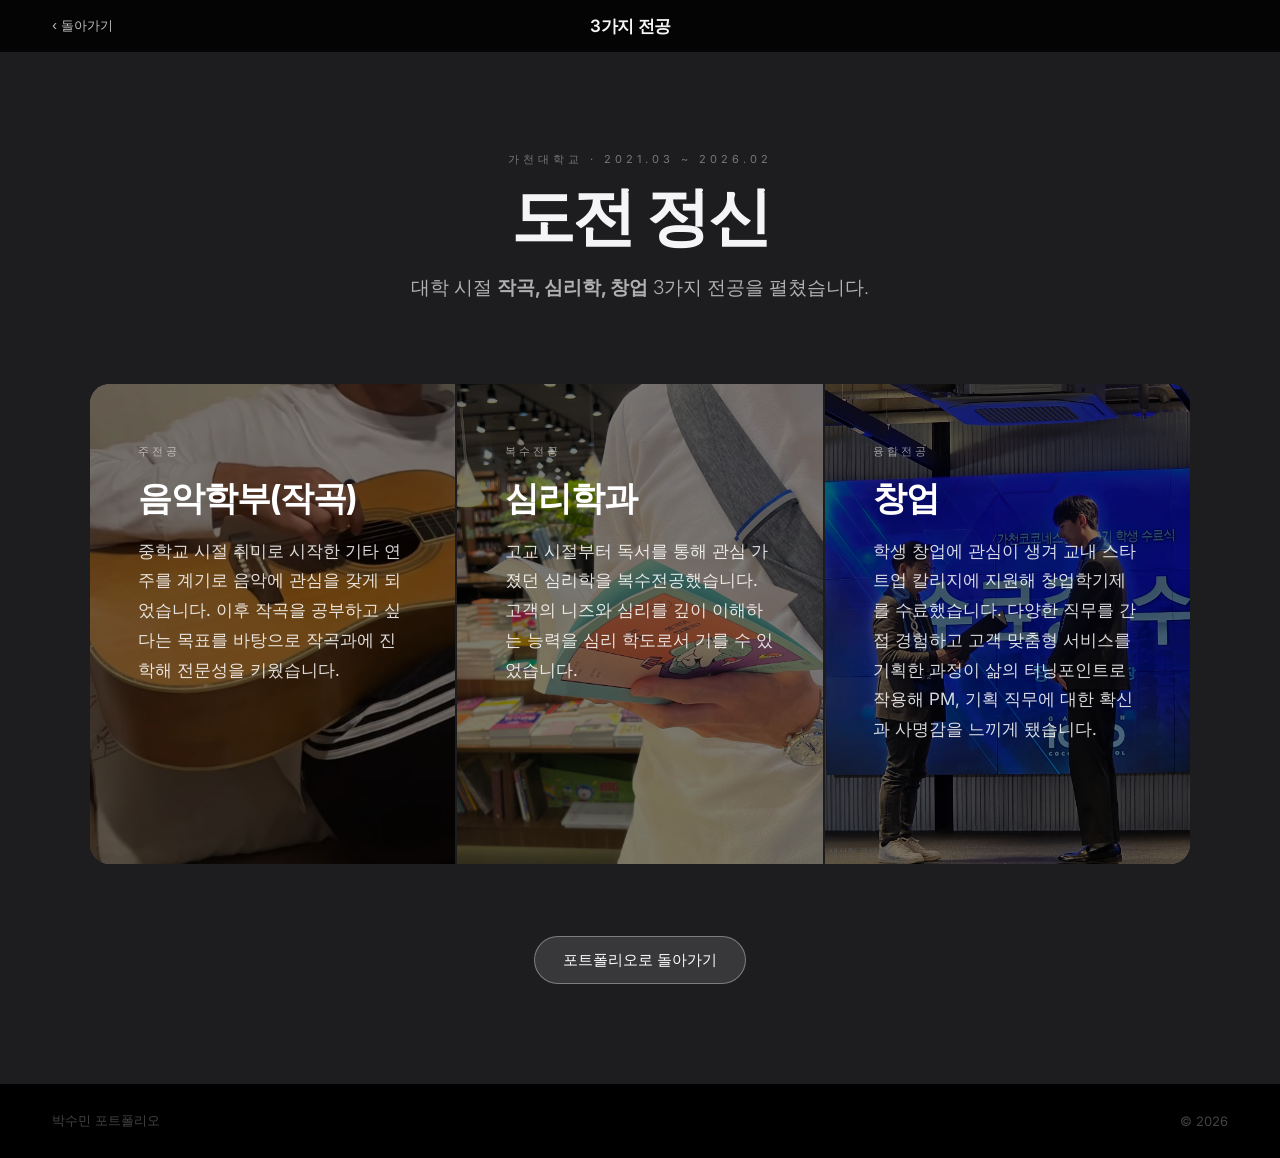
<file: project/3가지 전공.dc.html>
<!DOCTYPE html>
<html lang="ko">
<head>
<meta charset="utf-8">
<meta name="viewport" content="width=device-width, initial-scale=1">
<title>3가지 전공 · 박수민</title>
<link rel="preconnect" href="https://fonts.googleapis.com">
<link rel="preconnect" href="https://fonts.gstatic.com" crossorigin>
<link href="https://fonts.googleapis.com/css2?family=Inter:wght@300;400;600;700&display=swap" rel="stylesheet">
<style>
  *, *::before, *::after { box-sizing: border-box; }
  @keyframes fadeUp { from { opacity: 0; transform: translateY(24px); } to { opacity: 1; transform: translateY(0); } }
  html { scroll-behavior: smooth; }
  body { margin: 0; background: #1d1d1f; -webkit-font-smoothing: antialiased; font-family: 'Inter', -apple-system, BlinkMacSystemFont, sans-serif; }

  .nav { position: sticky; top: 0; z-index: 100; height: 52px; background: rgba(0,0,0,0.86); backdrop-filter: saturate(180%) blur(20px); -webkit-backdrop-filter: saturate(180%) blur(20px); display: flex; align-items: center; justify-content: space-between; padding: 0 52px; }
  .nav-back { color: rgba(245,245,247,0.78); font-size: 13px; text-decoration: none; transition: color 0.2s; }
  .nav-back:hover { color: #f5f5f7; }
  .nav-title { color: #f5f5f7; font-size: 17px; font-weight: 600; letter-spacing: -0.3px; }

  .main { padding: 100px 52px; animation: fadeUp 0.8s ease both; }
  .inner { max-width: 1100px; margin: 0 auto; }

  .hero-text { text-align: center; margin-bottom: 80px; }
  .hero-eyebrow { margin: 0 0 18px; font-size: 11px; color: rgba(255,255,255,0.4); letter-spacing: 4px; text-transform: uppercase; }
  .hero-title { margin: 0 0 24px; font-size: 64px; font-weight: 700; color: #f5f5f7; letter-spacing: -2.2px; line-height: 0.97; }
  .hero-desc { margin: 0 auto; font-size: 19px; font-weight: 300; color: rgba(255,255,255,0.65); line-height: 1.75; max-width: 520px; }

  .cards-grid { display: grid; grid-template-columns: repeat(3, 1fr); gap: 2px; border-radius: 20px; overflow: hidden; }
  .major-card { position: relative; overflow: hidden; min-height: 480px; }
  .major-card-bg { position: absolute; inset: 0; width: 100%; height: 100%; object-fit: cover; object-position: center; }
  .major-card-overlay { position: absolute; inset: 0; background: rgba(0,0,0,0.52); }
  .major-card-content { position: relative; z-index: 2; padding: 60px 48px; display: flex; flex-direction: column; gap: 20px; height: 100%; }
  .major-label { margin: 0; font-size: 11px; color: rgba(255,255,255,0.55); letter-spacing: 3px; text-transform: uppercase; }
  .major-title { margin: 0; font-size: 34px; font-weight: 700; color: #fff; letter-spacing: -1px; line-height: 1.1; }
  .major-desc { margin: 0; font-size: 17px; color: rgba(255,255,255,0.85); line-height: 1.75; }

  .back-wrap { text-align: center; margin-top: 72px; }
  .back-btn { display: inline-flex; align-items: center; gap: 4px; color: #fff; border-radius: 9999px; padding: 13px 28px; font-size: 15px; font-weight: 400; text-decoration: none; background: rgba(255,255,255,0.12); border: 1px solid rgba(255,255,255,0.35); transition: background 0.2s, color 0.2s; }
  .back-btn:hover { background: #fff; color: #000; }

  .footer { background: #000; padding: 28px 52px; display: flex; justify-content: space-between; align-items: center; flex-wrap: wrap; gap: 12px; }
  .footer-text { font-size: 13px; color: #424245; }

  @media (max-width: 768px) {
    .nav { padding: 0 20px; }
    .main { padding: 60px 20px; }
    .hero-title { font-size: 44px; letter-spacing: -1.5px; }
    .hero-text { margin-bottom: 48px; }
    .cards-grid { grid-template-columns: 1fr; }
    .major-card { min-height: 360px; }
    .major-card-content { padding: 40px 32px; }
    .major-title { font-size: 28px; }
    .footer { padding: 20px; }
  }
</style>
</head>
<body>

<nav class="nav">
  <a href="박수민 포트폴리오.dc.html" class="nav-back">‹ 돌아가기</a>
  <span class="nav-title">3가지 전공</span>
  <div style="width:80px;"></div>
</nav>

<section class="main">
  <div class="inner">

    <div class="hero-text">
      <p class="hero-eyebrow">가천대학교 · 2021.03 ~ 2026.02</p>
      <h1 class="hero-title">도전 정신</h1>
      <p class="hero-desc">대학 시절 <b>작곡, 심리학, 창업</b> 3가지 전공을 펼쳤습니다.</p>
    </div>

    <div class="cards-grid">

      <div class="major-card">
        <img src="kakaotalk_20260624_214551003-mqs2j9vv.jpg" alt="" class="major-card-bg">
        <div class="major-card-overlay"></div>
        <div class="major-card-content">
          <p class="major-label">주전공</p>
          <h2 class="major-title">음악학부(작곡)</h2>
          <p class="major-desc">중학교 시절 취미로 시작한 기타 연주를 계기로 음악에 관심을 갖게 되었습니다. 이후 작곡을 공부하고 싶다는 목표를 바탕으로 작곡과에 진학해 전문성을 키웠습니다.</p>
        </div>
      </div>

      <div class="major-card">
        <img src="kakaotalk_20260624_214324769-mqs2jvl1.jpg" alt="" class="major-card-bg">
        <div class="major-card-overlay"></div>
        <div class="major-card-content">
          <p class="major-label">복수전공</p>
          <h2 class="major-title">심리학과</h2>
          <p class="major-desc">고교 시절부터 독서를 통해 관심 가졌던 심리학을 복수전공했습니다. 고객의 니즈와 심리를 깊이 이해하는 능력을 심리 학도로서 기를 수 있었습니다.</p>
        </div>
      </div>

      <div class="major-card">
        <img src="kakaotalk_20260624_213426879-mqs2k34f.jpg" alt="" class="major-card-bg">
        <div class="major-card-overlay"></div>
        <div class="major-card-content">
          <p class="major-label">융합전공</p>
          <h2 class="major-title">창업</h2>
          <p class="major-desc">학생 창업에 관심이 생겨 교내 스타트업 칼리지에 지원해 창업학기제를 수료했습니다. 다양한 직무를 간접 경험하고 고객 맞춤형 서비스를 기획한 과정이 삶의 터닝포인트로 작용해 PM, 기획 직무에 대한 확신과 사명감을 느끼게 됐습니다.</p>
        </div>
      </div>

    </div>

    <div class="back-wrap">
      <a href="박수민 포트폴리오.dc.html" class="back-btn">포트폴리오로 돌아가기</a>
    </div>

  </div>
</section>

<footer class="footer">
  <span class="footer-text">박수민 포트폴리오</span>
  <span class="footer-text">© 2026</span>
</footer>

</body>
</html>
</file>
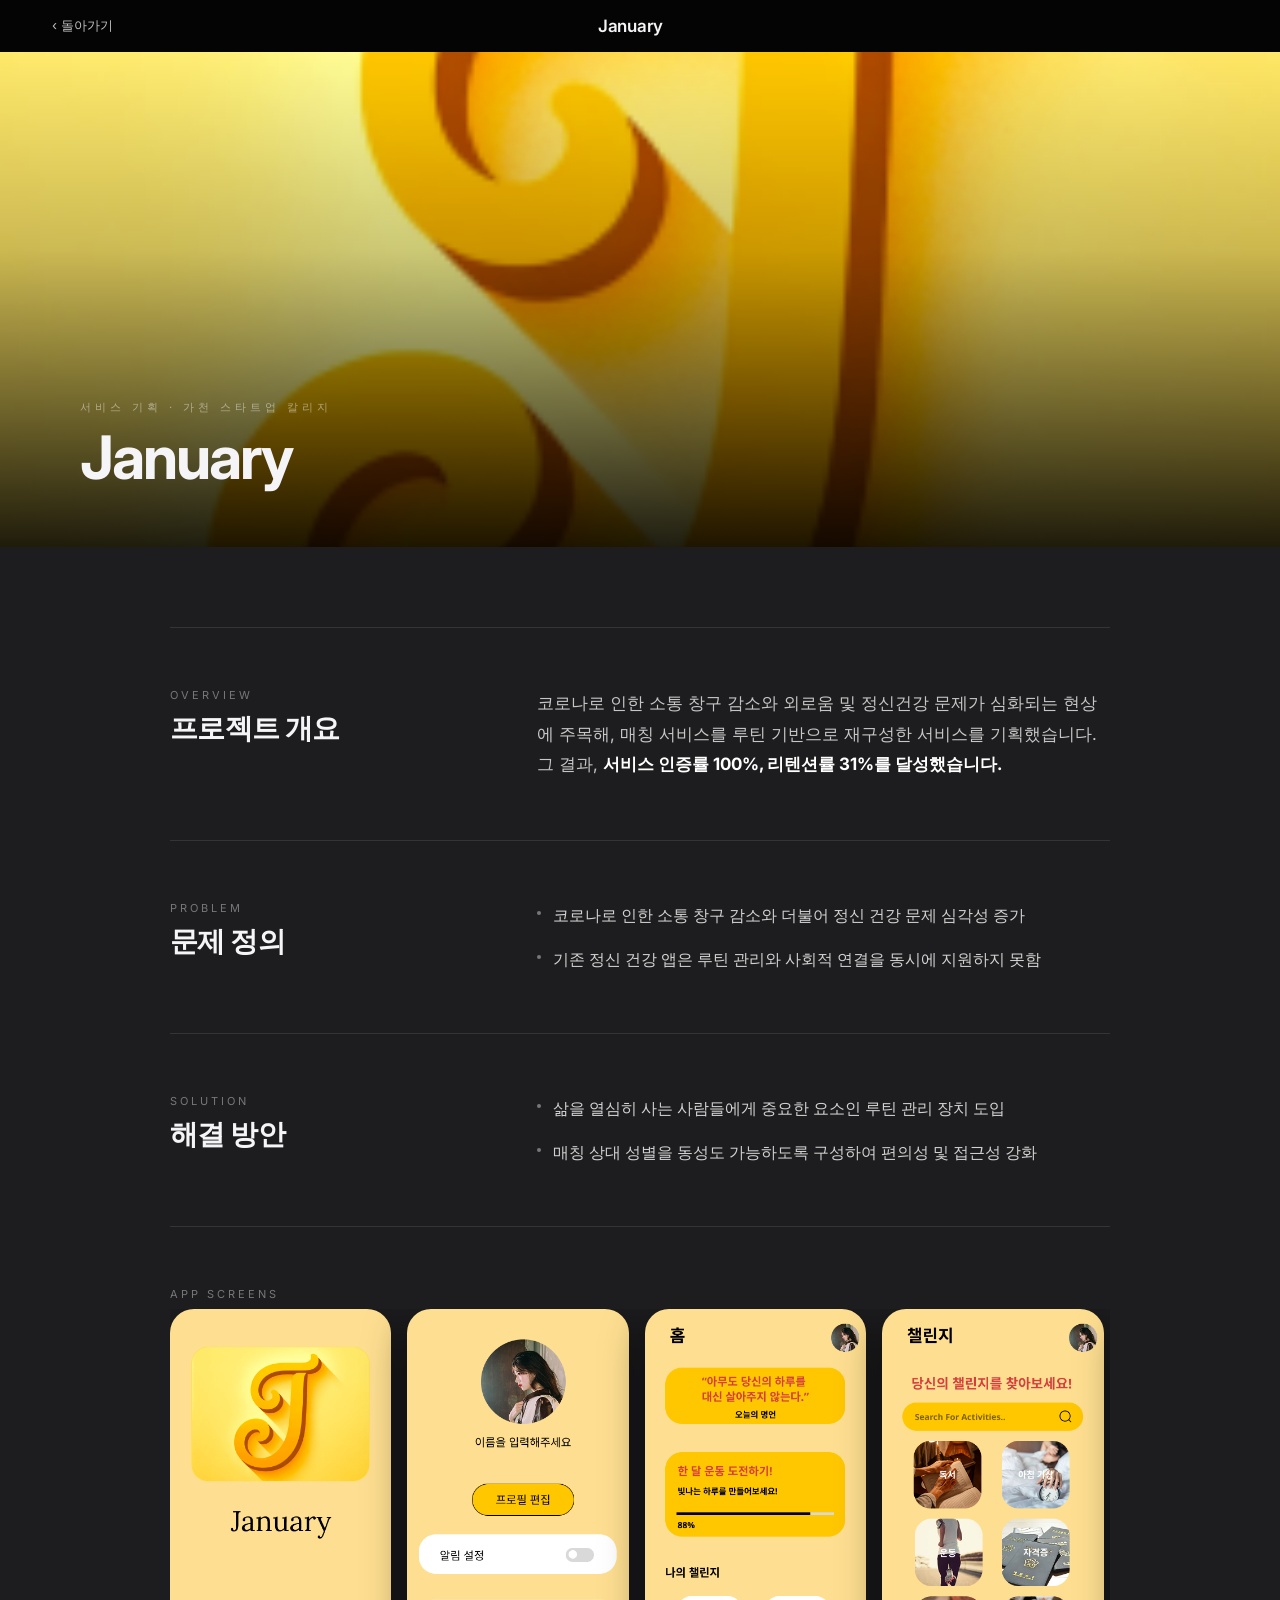
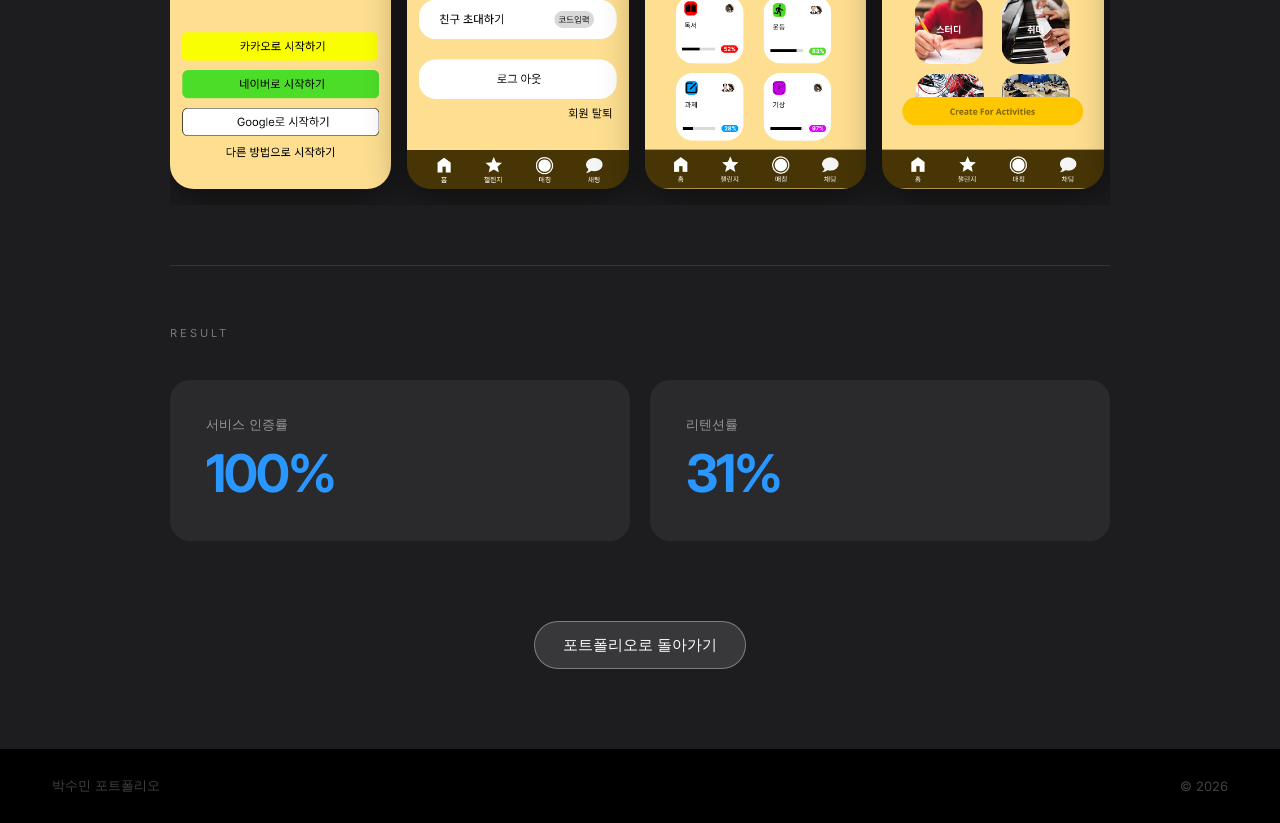
<file: project/January.dc.html>
<!DOCTYPE html>
<html lang="ko">
<head>
<meta charset="utf-8">
<meta name="viewport" content="width=device-width, initial-scale=1">
<title>January · 박수민</title>
<link rel="preconnect" href="https://fonts.googleapis.com">
<link rel="preconnect" href="https://fonts.gstatic.com" crossorigin>
<link href="https://fonts.googleapis.com/css2?family=Inter:wght@300;400;600;700&display=swap" rel="stylesheet">
<style>
  *, *::before, *::after { box-sizing: border-box; }
  @keyframes fadeUp { from { opacity: 0; transform: translateY(24px); } to { opacity: 1; transform: translateY(0); } }
  html { scroll-behavior: smooth; }
  body { margin: 0; background: #1d1d1f; -webkit-font-smoothing: antialiased; font-family: 'Inter', -apple-system, BlinkMacSystemFont, sans-serif; }

  .nav { position: sticky; top: 0; z-index: 100; height: 52px; background: rgba(0,0,0,0.86); backdrop-filter: saturate(180%) blur(20px); -webkit-backdrop-filter: saturate(180%) blur(20px); display: flex; align-items: center; justify-content: space-between; padding: 0 52px; }
  .nav-back { color: rgba(245,245,247,0.78); font-size: 13px; text-decoration: none; transition: color 0.2s; }
  .nav-back:hover { color: #f5f5f7; }
  .nav-title { color: #f5f5f7; font-size: 17px; font-weight: 600; letter-spacing: -0.3px; }

  .hero { position: relative; height: 55vh; overflow: hidden; display: flex; align-items: flex-end; }
  .hero-img { position: absolute; inset: 0; width: 100%; height: 100%; object-fit: cover; object-position: center; }
  .hero-gradient { position: absolute; inset: 0; background: linear-gradient(to top, rgba(0,0,0,0.88) 0%, rgba(0,0,0,0.2) 60%, rgba(0,0,0,0) 100%); }
  .hero-text { position: relative; z-index: 2; padding: 60px 80px; animation: fadeUp 0.8s ease both; }
  .hero-eyebrow { margin: 0 0 12px; font-size: 11px; color: rgba(255,255,255,0.45); letter-spacing: 4px; text-transform: uppercase; }
  .hero-title { margin: 0; font-size: 60px; font-weight: 700; color: #f5f5f7; letter-spacing: -2px; line-height: 1; }

  .content { padding: 80px; max-width: 1100px; margin: 0 auto; animation: fadeUp 0.8s ease 0.1s both; }

  .section-row { display: grid; grid-template-columns: 1fr 2fr; gap: 80px; border-top: 1px solid rgba(255,255,255,0.1); padding-top: 60px; margin-bottom: 60px; }
  .section-label { margin: 0 0 8px; font-size: 11px; color: rgba(255,255,255,0.4); letter-spacing: 3px; text-transform: uppercase; }
  .section-heading { margin: 0; font-size: 28px; font-weight: 700; color: #f5f5f7; letter-spacing: -0.6px; }
  .body-text { margin: 0; font-size: 17px; color: rgba(255,255,255,0.75); line-height: 1.8; }

  .bullets { display: flex; flex-direction: column; gap: 16px; }
  .bullet { display: flex; gap: 12px; align-items: flex-start; }
  .bullet-dot { flex: none; width: 4px; height: 4px; border-radius: 50%; background: rgba(255,255,255,0.4); margin-top: 10px; }
  .bullet-text { font-size: 16px; color: rgba(255,255,255,0.8); line-height: 1.75; }

  .screens-section { border-top: 1px solid rgba(255,255,255,0.1); padding-top: 60px; margin-bottom: 60px; }
  .screens-scroll { display: flex; gap: 16px; overflow-x: auto; padding-bottom: 16px; scrollbar-width: none; }
  .screens-scroll::-webkit-scrollbar { display: none; }
  .screen-img { flex: none; height: 480px; width: auto; border-radius: 24px; box-shadow: 0 12px 40px rgba(0,0,0,0.5); }

  .result-section { border-top: 1px solid rgba(255,255,255,0.1); padding-top: 60px; margin-bottom: 80px; }
  .result-grid { display: grid; grid-template-columns: repeat(2, 1fr); gap: 20px; margin-top: 40px; }
  .result-card { background: #2a2a2c; border-radius: 20px; padding: 36px; }
  .result-label { margin: 0 0 8px; font-size: 13px; color: rgba(255,255,255,0.5); }
  .result-value { margin: 0; font-size: 52px; font-weight: 700; color: #2997ff; letter-spacing: -2px; }

  .back-wrap { text-align: center; }
  .back-btn { display: inline-flex; align-items: center; gap: 4px; color: #fff; border-radius: 9999px; padding: 13px 28px; font-size: 15px; font-weight: 400; text-decoration: none; background: rgba(255,255,255,0.12); border: 1px solid rgba(255,255,255,0.35); transition: background 0.2s, color 0.2s; }
  .back-btn:hover { background: #fff; color: #000; }

  .footer { background: #000; padding: 28px 52px; display: flex; justify-content: space-between; align-items: center; }
  .footer-text { font-size: 13px; color: #424245; }

  @media (max-width: 768px) {
    .nav { padding: 0 20px; }
    .hero { height: 45vh; }
    .hero-text { padding: 40px 24px; }
    .hero-title { font-size: 44px; letter-spacing: -1.5px; }
    .content { padding: 44px 20px 80px; }
    .section-row { grid-template-columns: 1fr; gap: 24px; padding-top: 40px; margin-bottom: 40px; }
    .section-heading { font-size: 22px; }
    .screen-img { height: 320px; }
    .result-value { font-size: 40px; }
    .footer { padding: 20px; }
  }
</style>
</head>
<body>

<nav class="nav">
  <a href="박수민 포트폴리오.dc.html" class="nav-back">‹ 돌아가기</a>
  <span class="nav-title">January</span>
  <div style="width:80px;"></div>
</nav>

<section class="hero">
  <img src="uploads/January.png" alt="" class="hero-img">
  <div class="hero-gradient"></div>
  <div class="hero-text">
    <p class="hero-eyebrow">서비스 기획 · 가천 스타트업 칼리지</p>
    <h1 class="hero-title">January</h1>
  </div>
</section>

<section class="content">

  <div class="section-row">
    <div>
      <p class="section-label">Overview</p>
      <h2 class="section-heading">프로젝트 개요</h2>
    </div>
    <div>
      <p class="body-text">코로나로 인한 소통 창구 감소와 외로움 및 정신건강 문제가 심화되는 현상에 주목해, 매칭 서비스를 루틴 기반으로 재구성한 서비스를 기획했습니다. 그 결과, <strong style="color:#fff;">서비스 인증률 100%, 리텐션률 31%를 달성했습니다.</strong></p>
    </div>
  </div>

  <div class="section-row">
    <div>
      <p class="section-label">Problem</p>
      <h2 class="section-heading">문제 정의</h2>
    </div>
    <div class="bullets">
      <div class="bullet"><span class="bullet-dot"></span><span class="bullet-text">코로나로 인한 소통 창구 감소와 더불어 정신 건강 문제 심각성 증가</span></div>
      <div class="bullet"><span class="bullet-dot"></span><span class="bullet-text">기존 정신 건강 앱은 루틴 관리와 사회적 연결을 동시에 지원하지 못함</span></div>
    </div>
  </div>

  <div class="section-row">
    <div>
      <p class="section-label">Solution</p>
      <h2 class="section-heading">해결 방안</h2>
    </div>
    <div class="bullets">
      <div class="bullet"><span class="bullet-dot"></span><span class="bullet-text">삶을 열심히 사는 사람들에게 중요한 요소인 루틴 관리 장치 도입</span></div>
      <div class="bullet"><span class="bullet-dot"></span><span class="bullet-text">매칭 상대 성별을 동성도 가능하도록 구성하여 편의성 및 접근성 강화</span></div>
    </div>
  </div>

  <div class="screens-section">
    <p class="section-label">App Screens</p>
    <div class="screens-scroll">
      <img src="uploads/iPhone 14 & 15 Pro - 1-3fb250b0.png" alt="" class="screen-img">
      <img src="uploads/iPhone 14 & 15 Pro - 2-acde4e38.png" alt="" class="screen-img">
      <img src="uploads/iPhone 14 & 15 Pro - 3-a3c9c812.png" alt="" class="screen-img">
      <img src="uploads/iPhone 14 & 15 Pro - 4-8cbb65d2.png" alt="" class="screen-img">
      <img src="uploads/iPhone 14 & 15 Pro - 5-b49bf358.png" alt="" class="screen-img">
      <img src="uploads/iPhone 14 & 15 Pro - 6-17f83e7b.png" alt="" class="screen-img">
    </div>
  </div>

  <div class="result-section">
    <p class="section-label">Result</p>
    <div class="result-grid">
      <div class="result-card">
        <p class="result-label">서비스 인증률</p>
        <p class="result-value">100%</p>
      </div>
      <div class="result-card">
        <p class="result-label">리텐션률</p>
        <p class="result-value">31%</p>
      </div>
    </div>
  </div>

  <div class="back-wrap">
    <a href="박수민 포트폴리오.dc.html" class="back-btn">포트폴리오로 돌아가기</a>
  </div>

</section>

<footer class="footer">
  <span class="footer-text">박수민 포트폴리오</span>
  <span class="footer-text">© 2026</span>
</footer>

</body>
</html>
</file>
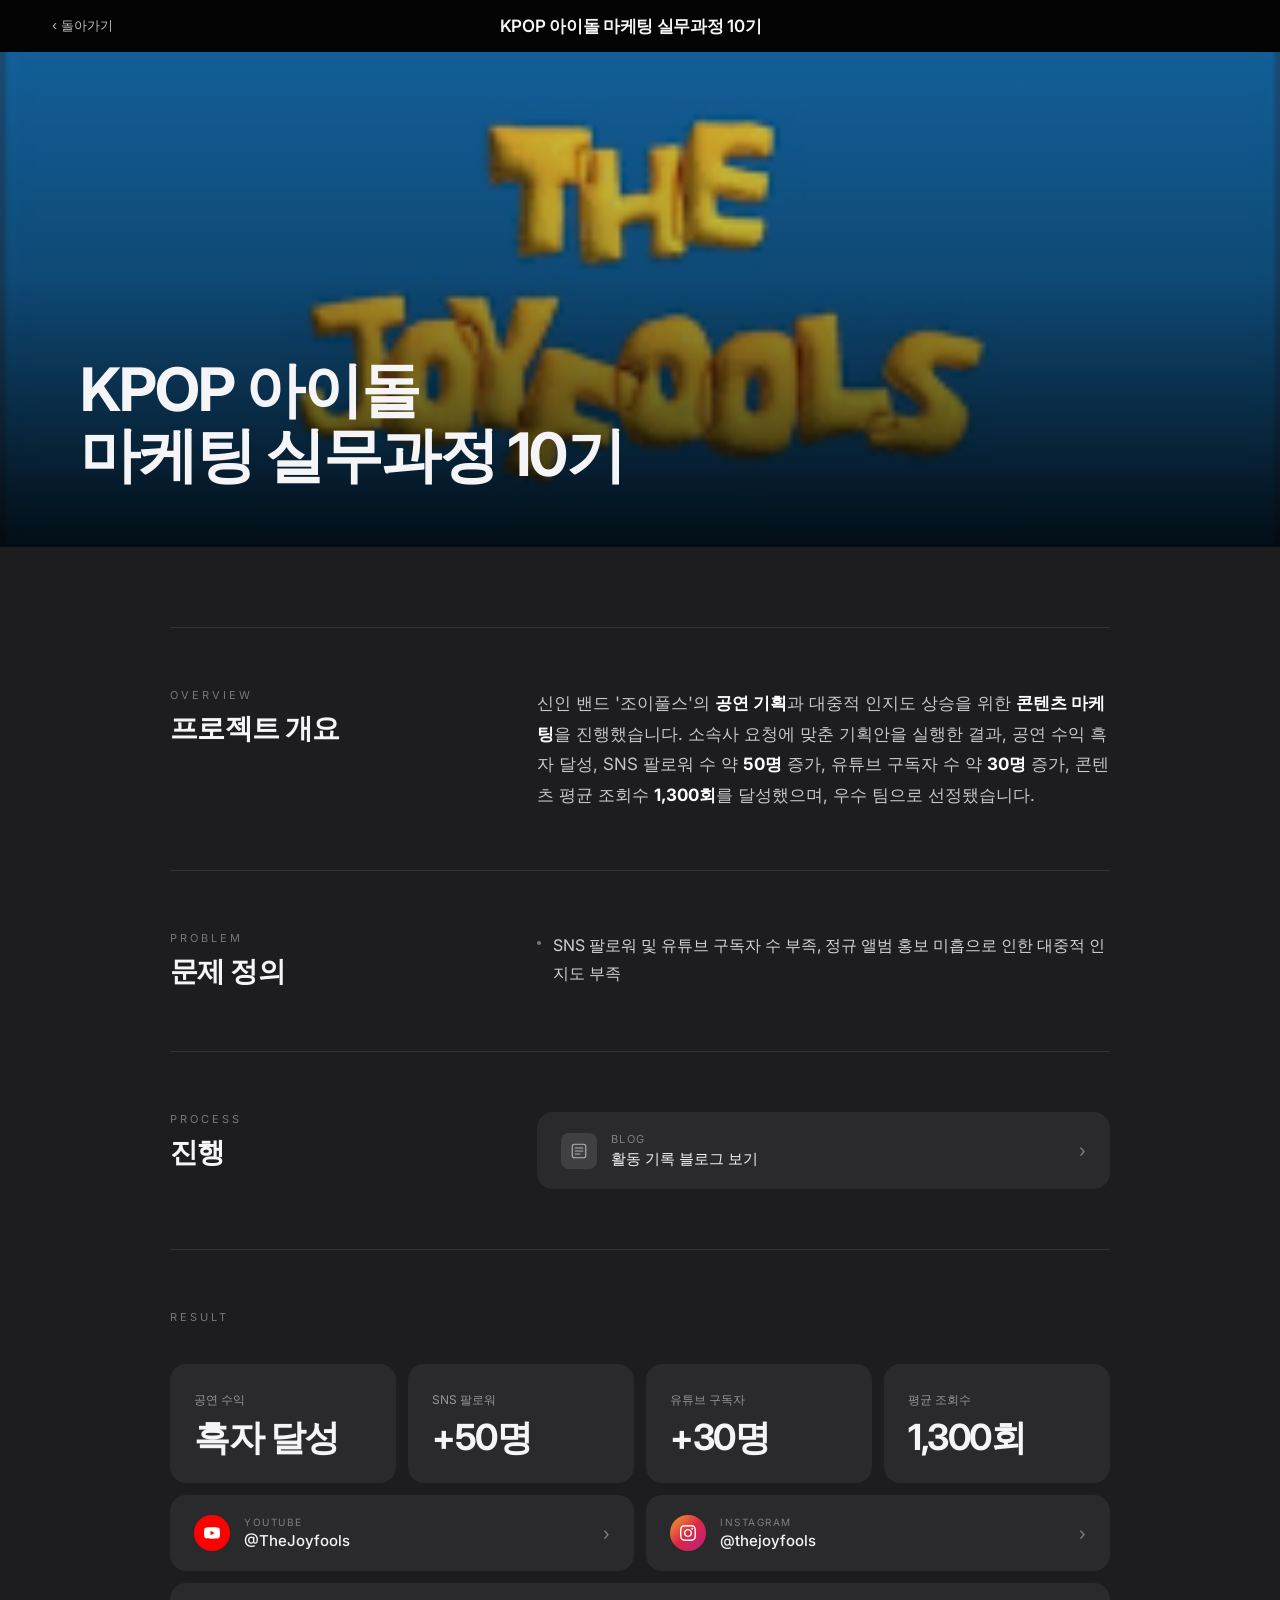
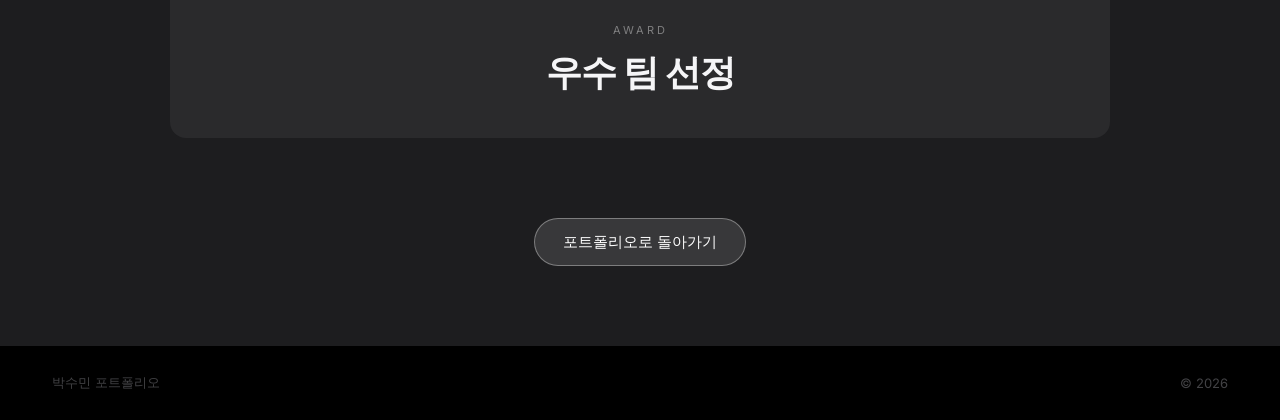
<file: project/KPOP 아이돌 마케팅.dc.html>
<!DOCTYPE html>
<html lang="ko">
<head>
<meta charset="utf-8">
<meta name="viewport" content="width=device-width, initial-scale=1">
<title>KPOP 아이돌 마케팅 실무과정 10기 · 박수민 포트폴리오</title>
<link rel="preconnect" href="https://fonts.googleapis.com">
<link rel="preconnect" href="https://fonts.gstatic.com" crossorigin>
<link href="https://fonts.googleapis.com/css2?family=Inter:wght@300;400;600;700&display=swap" rel="stylesheet">
<style>
  *, *::before, *::after { box-sizing: border-box; }

  @keyframes fadeUp {
    from { opacity: 0; transform: translateY(24px); }
    to   { opacity: 1; transform: translateY(0); }
  }

  html { scroll-behavior: smooth; }

  body {
    margin: 0;
    background: #1d1d1f;
    -webkit-font-smoothing: antialiased;
    font-family: 'Inter', -apple-system, BlinkMacSystemFont, sans-serif;
  }

  /* NAV */
  .nav {
    position: sticky;
    top: 0;
    z-index: 100;
    height: 52px;
    background: rgba(0,0,0,0.86);
    backdrop-filter: saturate(180%) blur(20px);
    -webkit-backdrop-filter: saturate(180%) blur(20px);
    display: flex;
    align-items: center;
    justify-content: space-between;
    padding: 0 52px;
  }
  .nav-back {
    color: rgba(245,245,247,0.78);
    font-size: 13px;
    text-decoration: none;
    transition: color 0.2s;
  }
  .nav-back:hover { color: #f5f5f7; }
  .nav-title {
    color: #f5f5f7;
    font-size: 17px;
    font-weight: 600;
    letter-spacing: -0.3px;
  }

  /* HERO */
  .hero {
    position: relative;
    height: 55vh;
    overflow: hidden;
    display: flex;
    align-items: flex-end;
  }
  .hero-img {
    position: absolute;
    inset: 0;
    width: 100%;
    height: 100%;
    object-fit: cover;
    object-position: center;
  }
  .hero-gradient {
    position: absolute;
    inset: 0;
    background: linear-gradient(to top, rgba(0,0,0,0.88) 0%, rgba(0,0,0,0.3) 55%, rgba(0,0,0,0.1) 100%);
  }
  .hero-text {
    position: relative;
    z-index: 2;
    padding: 60px 80px;
    animation: fadeUp 0.8s ease both;
  }
  .hero-title {
    margin: 0;
    font-size: 60px;
    font-weight: 700;
    color: #f5f5f7;
    letter-spacing: -2px;
    line-height: 1.08;
  }

  /* CONTENT */
  .content {
    padding: 80px;
    max-width: 1100px;
    margin: 0 auto;
    animation: fadeUp 0.8s ease 0.1s both;
  }

  .section-row {
    display: grid;
    grid-template-columns: 1fr 2fr;
    gap: 80px;
    border-top: 1px solid rgba(255,255,255,0.1);
    padding-top: 60px;
    margin-bottom: 60px;
  }

  .section-label {
    margin: 0 0 8px;
    font-size: 11px;
    color: rgba(255,255,255,0.4);
    letter-spacing: 3px;
    text-transform: uppercase;
  }
  .section-heading {
    margin: 0;
    font-size: 28px;
    font-weight: 700;
    color: #f5f5f7;
    letter-spacing: -0.6px;
  }

  .body-text {
    margin: 0;
    font-size: 17px;
    color: rgba(255,255,255,0.75);
    line-height: 1.8;
  }

  /* BULLET */
  .bullet {
    display: flex;
    gap: 12px;
    align-items: flex-start;
  }
  .bullet-dot {
    flex: none;
    width: 4px;
    height: 4px;
    border-radius: 50%;
    background: rgba(255,255,255,0.4);
    margin-top: 10px;
  }
  .bullet-text {
    font-size: 16px;
    color: rgba(255,255,255,0.8);
    line-height: 1.75;
  }

  /* BLOG CARD */
  .blog-card {
    display: flex;
    align-items: center;
    justify-content: space-between;
    gap: 16px;
    background: #2a2a2c;
    border-radius: 16px;
    padding: 20px 24px;
    text-decoration: none;
    transition: background 0.2s;
  }
  .blog-card:hover { background: #3a3a3c; }
  .blog-card-left {
    display: flex;
    align-items: center;
    gap: 14px;
  }
  .blog-card-icon {
    width: 36px;
    height: 36px;
    background: rgba(255,255,255,0.1);
    border-radius: 8px;
    display: flex;
    align-items: center;
    justify-content: center;
    flex: none;
  }
  .blog-card-label {
    margin: 0 0 3px;
    font-size: 11px;
    color: rgba(255,255,255,0.4);
    letter-spacing: 1.5px;
    text-transform: uppercase;
  }
  .blog-card-title {
    margin: 0;
    font-size: 15px;
    color: #f5f5f7;
    font-weight: 500;
  }
  .blog-card-arrow {
    color: rgba(255,255,255,0.4);
    font-size: 18px;
  }

  /* RESULT */
  .result-section {
    border-top: 1px solid rgba(255,255,255,0.1);
    padding-top: 60px;
    margin-bottom: 80px;
  }

  .result-cards-4 {
    display: grid;
    grid-template-columns: repeat(4, 1fr);
    gap: 12px;
    margin-top: 40px;
    margin-bottom: 12px;
  }
  .result-card {
    background: #2a2a2c;
    border-radius: 16px;
    padding: 28px 24px;
    display: flex;
    flex-direction: column;
    gap: 10px;
    min-height: 110px;
    justify-content: space-between;
  }
  .result-card-label {
    margin: 0;
    font-size: 12px;
    color: rgba(255,255,255,0.5);
  }
  .result-card-value {
    margin: 0;
    font-size: 36px;
    font-weight: 700;
    color: #f5f5f7;
    letter-spacing: -1.5px;
    line-height: 1;
  }

  /* SOCIAL CARDS */
  .social-cards {
    display: grid;
    grid-template-columns: 1fr 1fr;
    gap: 12px;
    margin-bottom: 12px;
  }
  .social-card {
    display: flex;
    align-items: center;
    justify-content: space-between;
    background: #2a2a2c;
    border-radius: 16px;
    padding: 20px 24px;
    text-decoration: none;
    transition: background 0.2s;
  }
  .social-card:hover { background: #3a3a3c; }
  .social-card-left {
    display: flex;
    align-items: center;
    gap: 14px;
  }
  .social-icon {
    width: 36px;
    height: 36px;
    border-radius: 50%;
    display: flex;
    align-items: center;
    justify-content: center;
    flex: none;
  }
  .social-icon-yt { background: #ff0000; }
  .social-icon-ig { background: linear-gradient(135deg, #f09433, #e6683c, #dc2743, #cc2366, #bc1888); }
  .social-card-label {
    margin: 0 0 3px;
    font-size: 10px;
    color: rgba(255,255,255,0.4);
    letter-spacing: 1.5px;
    text-transform: uppercase;
  }
  .social-card-handle {
    margin: 0;
    font-size: 15px;
    color: #f5f5f7;
    font-weight: 500;
  }
  .social-card-arrow {
    color: rgba(255,255,255,0.4);
    font-size: 18px;
  }

  /* AWARD CARD */
  .award-card {
    background: #2a2a2c;
    border-radius: 16px;
    padding: 40px;
    text-align: center;
  }
  .award-card-label {
    margin: 0 0 12px;
    font-size: 11px;
    color: rgba(255,255,255,0.4);
    letter-spacing: 3px;
    text-transform: uppercase;
  }
  .award-card-value {
    margin: 0;
    font-size: 36px;
    font-weight: 700;
    color: #f5f5f7;
    letter-spacing: -1px;
  }

  /* BACK BUTTON */
  .back-wrap { text-align: center; }
  .back-btn {
    display: inline-flex;
    align-items: center;
    gap: 4px;
    color: #fff;
    border-radius: 9999px;
    padding: 13px 28px;
    font-size: 15px;
    font-weight: 400;
    text-decoration: none;
    background: rgba(255,255,255,0.12);
    border: 1px solid rgba(255,255,255,0.35);
    transition: background 0.2s, color 0.2s;
  }
  .back-btn:hover { background: #fff; color: #000; }

  /* FOOTER */
  .footer {
    background: #000;
    padding: 28px 52px;
    display: flex;
    justify-content: space-between;
    align-items: center;
  }
  .footer-text { font-size: 13px; color: #424245; }

  @media (max-width: 768px) {
    .nav { padding: 0 20px; }
    .hero { height: 45vh; }
    .hero-text { padding: 40px 24px; }
    .hero-title { font-size: 36px; letter-spacing: -1.5px; line-height: 1.1; }
    .content { padding: 44px 20px 80px; }
    .section-row { grid-template-columns: 1fr; gap: 24px; padding-top: 40px; margin-bottom: 40px; }
    .section-heading { font-size: 22px; }
    .result-cards-4 { grid-template-columns: repeat(2, 1fr); }
    .social-cards { grid-template-columns: 1fr; }
    .award-card { padding: 28px 20px; }
    .award-card-value { font-size: 26px; }
    .footer { padding: 20px 20px; }
  }

  @media (max-width: 480px) {
    .hero-title { font-size: 28px; }
    .result-cards-4 { grid-template-columns: 1fr; }
    .result-card-value { font-size: 28px; }
  }
</style>
</head>
<body>

<nav class="nav">
  <a href="박수민 포트폴리오.dc.html" class="nav-back">‹ 돌아가기</a>
  <span class="nav-title">KPOP 아이돌 마케팅 실무과정 10기</span>
  <div style="width:80px;"></div>
</nav>

<!-- HERO -->
<section class="hero">
  <img src="uploads/조이풀스 로고 이미지.png" alt="" class="hero-img">
  <div class="hero-gradient"></div>
  <div class="hero-text">
    <h1 class="hero-title">KPOP 아이돌<br>마케팅 실무과정 10기</h1>
  </div>
</section>

<!-- CONTENT -->
<section class="content">

  <!-- Overview -->
  <div class="section-row">
    <div>
      <p class="section-label">Overview</p>
      <h2 class="section-heading">프로젝트 개요</h2>
    </div>
    <div>
      <p class="body-text">신인 밴드 '조이풀스'의 <strong style="color:#fff;">공연 기획</strong>과 대중적 인지도 상승을 위한 <strong style="color:#fff;">콘텐츠 마케팅</strong>을 진행했습니다. 소속사 요청에 맞춘 기획안을 실행한 결과, 공연 수익 흑자 달성, SNS 팔로워 수 약 <strong style="color:#fff;">50명</strong> 증가, 유튜브 구독자 수 약 <strong style="color:#fff;">30명</strong> 증가, 콘텐츠 평균 조회수 <strong style="color:#fff;">1,300회</strong>를 달성했으며, 우수 팀으로 선정됐습니다.</p>
    </div>
  </div>

  <!-- Problem -->
  <div class="section-row">
    <div>
      <p class="section-label">Problem</p>
      <h2 class="section-heading">문제 정의</h2>
    </div>
    <div>
      <div class="bullet">
        <span class="bullet-dot"></span>
        <span class="bullet-text">SNS 팔로워 및 유튜브 구독자 수 부족, 정규 앨범 홍보 미흡으로 인한 대중적 인지도 부족</span>
      </div>
    </div>
  </div>

  <!-- Process -->
  <div class="section-row">
    <div>
      <p class="section-label">Process</p>
      <h2 class="section-heading">진행</h2>
    </div>
    <div>
      <a href="https://blog.naver.com/o_sang_/223790663138" target="_blank" rel="noopener noreferrer" class="blog-card">
        <div class="blog-card-left">
          <div class="blog-card-icon">
            <svg width="18" height="18" viewBox="0 0 24 24" fill="none">
              <rect x="3" y="3" width="18" height="18" rx="3" stroke="rgba(255,255,255,0.6)" stroke-width="1.5"/>
              <path d="M7 8h10M7 12h10M7 16h6" stroke="rgba(255,255,255,0.6)" stroke-width="1.5" stroke-linecap="round"/>
            </svg>
          </div>
          <div>
            <p class="blog-card-label">Blog</p>
            <p class="blog-card-title">활동 기록 블로그 보기</p>
          </div>
        </div>
        <span class="blog-card-arrow">›</span>
      </a>
    </div>
  </div>

  <!-- Result -->
  <div class="result-section">
    <p class="section-label">Result</p>

    <div class="result-cards-4">
      <div class="result-card">
        <p class="result-card-label">공연 수익</p>
        <p class="result-card-value">흑자 달성</p>
      </div>
      <div class="result-card">
        <p class="result-card-label">SNS 팔로워</p>
        <p class="result-card-value">+50명</p>
      </div>
      <div class="result-card">
        <p class="result-card-label">유튜브 구독자</p>
        <p class="result-card-value">+30명</p>
      </div>
      <div class="result-card">
        <p class="result-card-label">평균 조회수</p>
        <p class="result-card-value">1,300회</p>
      </div>
    </div>

    <div class="social-cards">
      <a href="https://youtube.com/@TheJoyfools" target="_blank" rel="noopener noreferrer" class="social-card">
        <div class="social-card-left">
          <div class="social-icon social-icon-yt">
            <svg width="16" height="16" viewBox="0 0 24 24" fill="#fff">
              <path d="M23.5 6.2a3 3 0 0 0-2.1-2.1C19.5 3.5 12 3.5 12 3.5s-7.5 0-9.4.6A3 3 0 0 0 .5 6.2 31.3 31.3 0 0 0 0 12a31.3 31.3 0 0 0 .5 5.8 3 3 0 0 0 2.1 2.1c1.9.6 9.4.6 9.4.6s7.5 0 9.4-.6a3 3 0 0 0 2.1-2.1A31.3 31.3 0 0 0 24 12a31.3 31.3 0 0 0-.5-5.8zM9.75 15.5V8.5l6.25 3.5-6.25 3.5z"/>
            </svg>
          </div>
          <div>
            <p class="social-card-label">YouTube</p>
            <p class="social-card-handle">@TheJoyfools</p>
          </div>
        </div>
        <span class="social-card-arrow">›</span>
      </a>

      <a href="https://instagram.com/thejoyfools" target="_blank" rel="noopener noreferrer" class="social-card">
        <div class="social-card-left">
          <div class="social-icon social-icon-ig">
            <svg width="16" height="16" viewBox="0 0 24 24" fill="#fff">
              <path d="M12 2.163c3.204 0 3.584.012 4.85.07 3.252.148 4.771 1.691 4.919 4.919.058 1.265.069 1.645.069 4.849 0 3.205-.012 3.584-.069 4.849-.149 3.225-1.664 4.771-4.919 4.919-1.266.058-1.644.07-4.85.07-3.204 0-3.584-.012-4.849-.07-3.26-.149-4.771-1.699-4.919-4.92-.058-1.265-.07-1.644-.07-4.849 0-3.204.013-3.583.07-4.849.149-3.227 1.664-4.771 4.919-4.919 1.266-.057 1.645-.069 4.849-.069zm0-2.163c-3.259 0-3.667.014-4.947.072-4.358.2-6.78 2.618-6.98 6.98-.059 1.281-.073 1.689-.073 4.948 0 3.259.014 3.668.072 4.948.2 4.358 2.618 6.78 6.98 6.98 1.281.058 1.689.072 4.948.072 3.259 0 3.668-.014 4.948-.072 4.354-.2 6.782-2.618 6.979-6.98.059-1.28.073-1.689.073-4.948 0-3.259-.014-3.667-.072-4.947-.196-4.354-2.617-6.78-6.979-6.98-1.281-.059-1.69-.073-4.949-.073zm0 5.838c-3.403 0-6.162 2.759-6.162 6.162s2.759 6.163 6.162 6.163 6.162-2.759 6.162-6.163c0-3.403-2.759-6.162-6.162-6.162zm0 10.162c-2.209 0-4-1.79-4-4 0-2.209 1.791-4 4-4s4 1.791 4 4c0 2.21-1.791 4-4 4zm6.406-11.845c-.796 0-1.441.645-1.441 1.44s.645 1.44 1.441 1.44c.795 0 1.439-.645 1.439-1.44s-.644-1.44-1.439-1.44z"/>
            </svg>
          </div>
          <div>
            <p class="social-card-label">Instagram</p>
            <p class="social-card-handle">@thejoyfools</p>
          </div>
        </div>
        <span class="social-card-arrow">›</span>
      </a>
    </div>

    <div class="award-card">
      <p class="award-card-label">Award</p>
      <p class="award-card-value">우수 팀 선정</p>
    </div>
  </div>

  <div class="back-wrap">
    <a href="박수민 포트폴리오.dc.html" class="back-btn">포트폴리오로 돌아가기</a>
  </div>

</section>

<footer class="footer">
  <span class="footer-text">박수민 포트폴리오</span>
  <span class="footer-text">© 2026</span>
</footer>

</body>
</html>
</file>
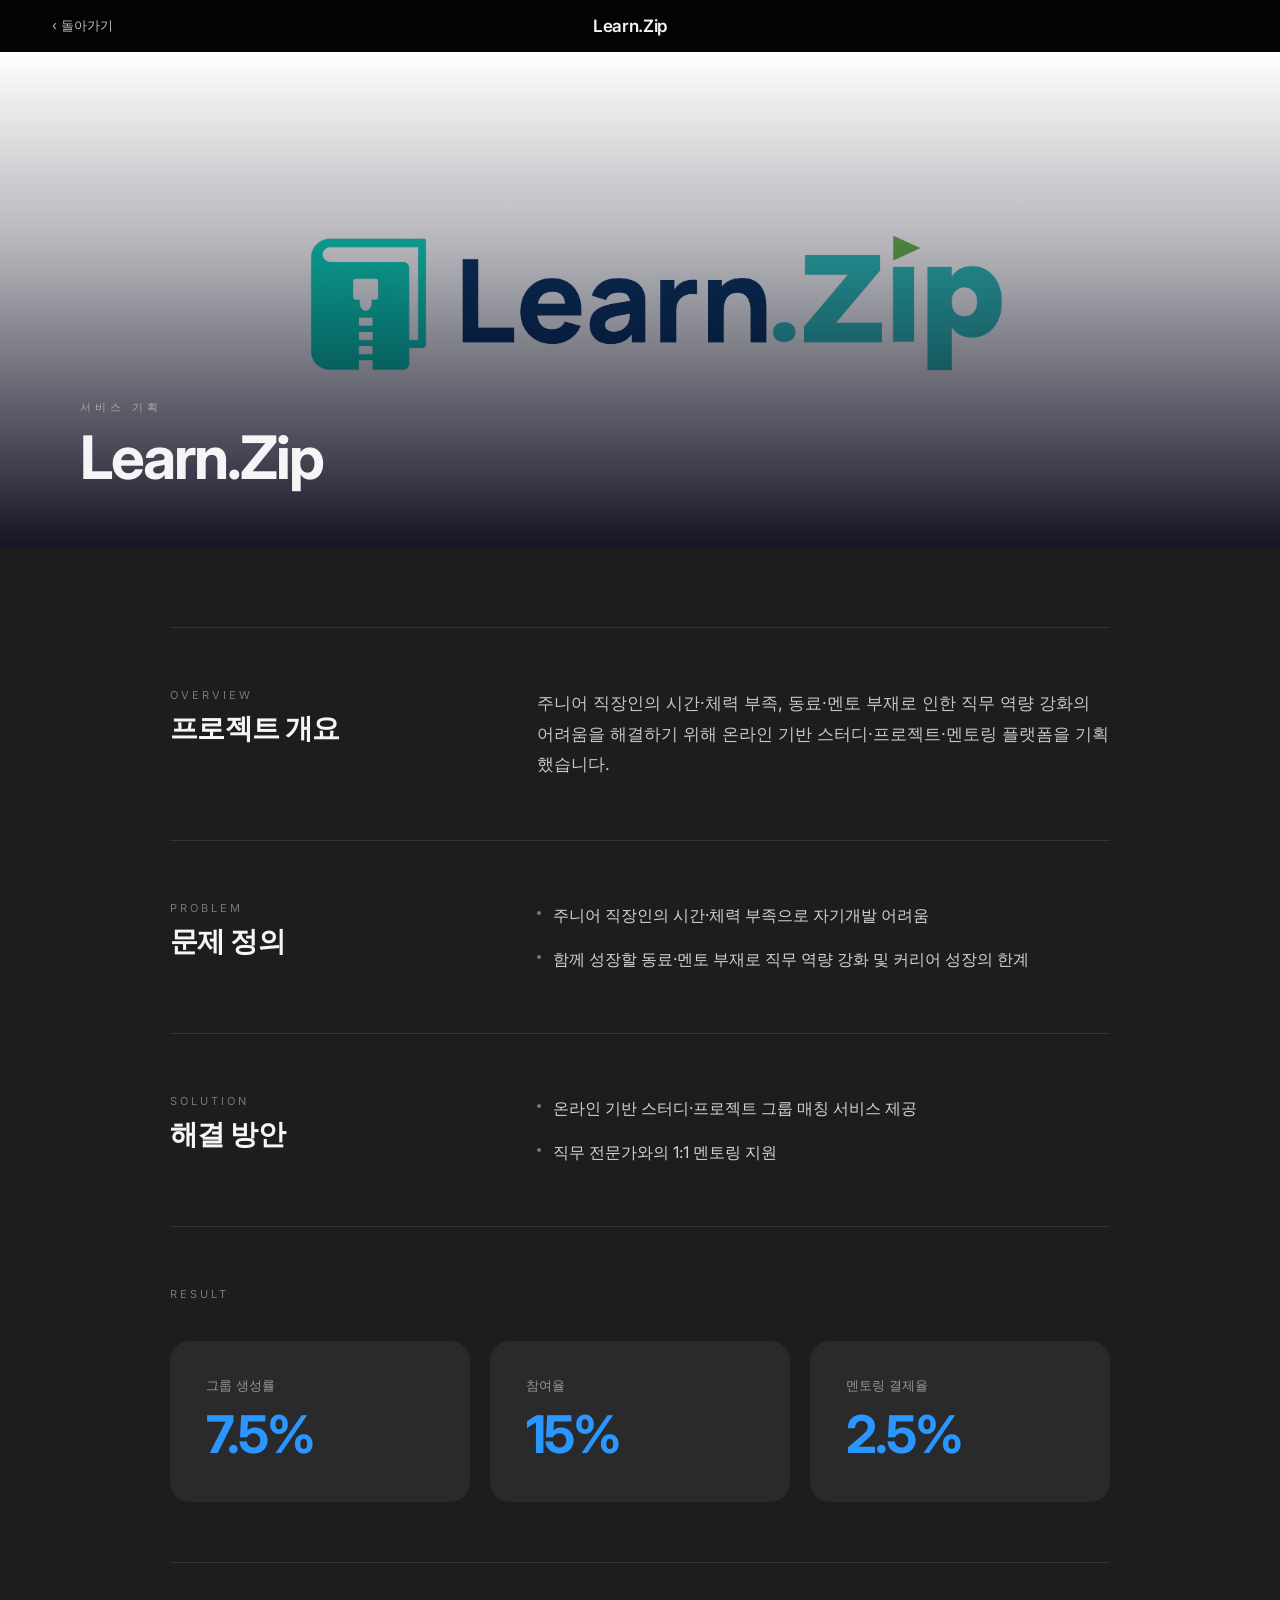
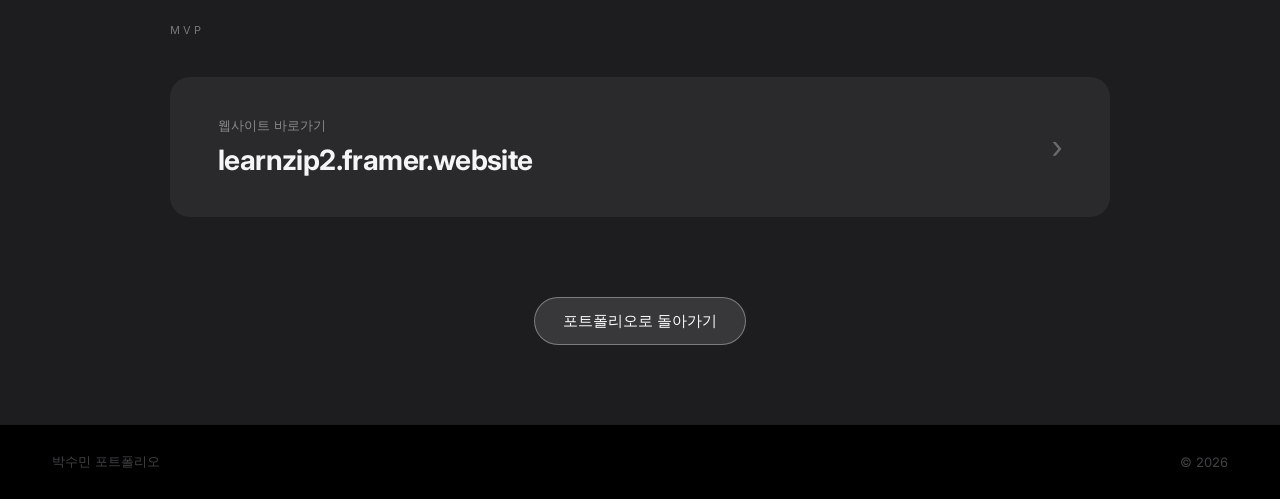
<file: project/Learn.Zip.dc.html>
<!DOCTYPE html>
<html lang="ko">
<head>
<meta charset="utf-8">
<meta name="viewport" content="width=device-width, initial-scale=1">
<title>Learn.Zip · 박수민</title>
<link rel="preconnect" href="https://fonts.googleapis.com">
<link rel="preconnect" href="https://fonts.gstatic.com" crossorigin>
<link href="https://fonts.googleapis.com/css2?family=Inter:wght@300;400;600;700&display=swap" rel="stylesheet">
<style>
  *, *::before, *::after { box-sizing: border-box; }
  @keyframes fadeUp { from { opacity: 0; transform: translateY(24px); } to { opacity: 1; transform: translateY(0); } }
  html { scroll-behavior: smooth; }
  body { margin: 0; background: #1d1d1f; -webkit-font-smoothing: antialiased; font-family: 'Inter', -apple-system, BlinkMacSystemFont, sans-serif; }

  .nav { position: sticky; top: 0; z-index: 100; height: 52px; background: rgba(0,0,0,0.86); backdrop-filter: saturate(180%) blur(20px); -webkit-backdrop-filter: saturate(180%) blur(20px); display: flex; align-items: center; justify-content: space-between; padding: 0 52px; }
  .nav-back { color: rgba(245,245,247,0.78); font-size: 13px; text-decoration: none; transition: color 0.2s; }
  .nav-back:hover { color: #f5f5f7; }
  .nav-title { color: #f5f5f7; font-size: 17px; font-weight: 600; letter-spacing: -0.3px; }

  .hero { position: relative; height: 55vh; overflow: hidden; display: flex; align-items: flex-end; }
  .hero-img { position: absolute; inset: 0; width: 100%; height: 100%; object-fit: cover; object-position: center; }
  .hero-gradient { position: absolute; inset: 0; background: linear-gradient(to top, rgba(0,0,20,0.92) 0%, rgba(0,0,20,0.3) 60%, rgba(0,0,20,0) 100%); }
  .hero-text { position: relative; z-index: 2; padding: 60px 80px; animation: fadeUp 0.8s ease both; }
  .hero-eyebrow { margin: 0 0 12px; font-size: 11px; color: rgba(255,255,255,0.45); letter-spacing: 4px; text-transform: uppercase; }
  .hero-title { margin: 0; font-size: 60px; font-weight: 700; color: #f5f5f7; letter-spacing: -2px; line-height: 1; }

  .content { padding: 80px; max-width: 1100px; margin: 0 auto; animation: fadeUp 0.8s ease 0.1s both; }

  .section-row { display: grid; grid-template-columns: 1fr 2fr; gap: 80px; border-top: 1px solid rgba(255,255,255,0.1); padding-top: 60px; margin-bottom: 60px; }
  .section-label { margin: 0 0 8px; font-size: 11px; color: rgba(255,255,255,0.4); letter-spacing: 3px; text-transform: uppercase; }
  .section-heading { margin: 0; font-size: 28px; font-weight: 700; color: #f5f5f7; letter-spacing: -0.6px; }
  .body-text { margin: 0; font-size: 17px; color: rgba(255,255,255,0.75); line-height: 1.8; }

  .bullets { display: flex; flex-direction: column; gap: 16px; }
  .bullet { display: flex; gap: 12px; align-items: flex-start; }
  .bullet-dot { flex: none; width: 4px; height: 4px; border-radius: 50%; background: rgba(255,255,255,0.4); margin-top: 10px; }
  .bullet-text { font-size: 16px; color: rgba(255,255,255,0.8); line-height: 1.75; }

  .result-section { border-top: 1px solid rgba(255,255,255,0.1); padding-top: 60px; margin-bottom: 60px; }
  .result-grid { display: grid; grid-template-columns: repeat(3, 1fr); gap: 20px; margin-top: 40px; }
  .result-card { background: #2a2a2c; border-radius: 20px; padding: 36px; }
  .result-label { margin: 0 0 8px; font-size: 13px; color: rgba(255,255,255,0.5); }
  .result-value { margin: 0; font-size: 52px; font-weight: 700; color: #2997ff; letter-spacing: -2px; }

  .mvp-section { border-top: 1px solid rgba(255,255,255,0.1); padding-top: 60px; margin-bottom: 80px; }
  .mvp-link { display: flex; align-items: center; justify-content: space-between; background: #2a2a2c; border-radius: 20px; padding: 40px 48px; text-decoration: none; transition: background 0.2s; margin-top: 40px; }
  .mvp-link:hover { background: #3a3a3c; }
  .mvp-sub { margin: 0 0 8px; font-size: 13px; color: rgba(255,255,255,0.45); }
  .mvp-title { margin: 0; font-size: 28px; font-weight: 700; color: #f5f5f7; letter-spacing: -0.6px; }
  .mvp-arrow { font-size: 32px; color: rgba(255,255,255,0.3); }

  .back-wrap { text-align: center; }
  .back-btn { display: inline-flex; align-items: center; gap: 4px; color: #fff; border-radius: 9999px; padding: 13px 28px; font-size: 15px; font-weight: 400; text-decoration: none; background: rgba(255,255,255,0.12); border: 1px solid rgba(255,255,255,0.35); transition: background 0.2s, color 0.2s; }
  .back-btn:hover { background: #fff; color: #000; }

  .footer { background: #000; padding: 28px 52px; display: flex; justify-content: space-between; align-items: center; }
  .footer-text { font-size: 13px; color: #424245; }

  @media (max-width: 768px) {
    .nav { padding: 0 20px; }
    .hero { height: 45vh; }
    .hero-text { padding: 40px 24px; }
    .hero-title { font-size: 44px; letter-spacing: -1.5px; }
    .content { padding: 44px 20px 80px; }
    .section-row { grid-template-columns: 1fr; gap: 24px; padding-top: 40px; margin-bottom: 40px; }
    .section-heading { font-size: 22px; }
    .result-grid { grid-template-columns: 1fr; }
    .result-value { font-size: 40px; }
    .mvp-link { padding: 28px 24px; }
    .mvp-title { font-size: 20px; }
    .footer { padding: 20px; }
  }
</style>
</head>
<body>

<nav class="nav">
  <a href="박수민 포트폴리오.dc.html" class="nav-back">‹ 돌아가기</a>
  <span class="nav-title">Learn.Zip</span>
  <div style="width:80px;"></div>
</nav>

<section class="hero">
  <img src="uploads/로고 이미지.png" alt="" class="hero-img">
  <div class="hero-gradient"></div>
  <div class="hero-text">
    <p class="hero-eyebrow">서비스 기획</p>
    <h1 class="hero-title">Learn.Zip</h1>
  </div>
</section>

<section class="content">

  <div class="section-row">
    <div>
      <p class="section-label">Overview</p>
      <h2 class="section-heading">프로젝트 개요</h2>
    </div>
    <div>
      <p class="body-text">주니어 직장인의 시간·체력 부족, 동료·멘토 부재로 인한 직무 역량 강화의 어려움을 해결하기 위해 온라인 기반 스터디·프로젝트·멘토링 플랫폼을 기획했습니다.</p>
    </div>
  </div>

  <div class="section-row">
    <div>
      <p class="section-label">Problem</p>
      <h2 class="section-heading">문제 정의</h2>
    </div>
    <div class="bullets">
      <div class="bullet"><span class="bullet-dot"></span><span class="bullet-text">주니어 직장인의 시간·체력 부족으로 자기개발 어려움</span></div>
      <div class="bullet"><span class="bullet-dot"></span><span class="bullet-text">함께 성장할 동료·멘토 부재로 직무 역량 강화 및 커리어 성장의 한계</span></div>
    </div>
  </div>

  <div class="section-row">
    <div>
      <p class="section-label">Solution</p>
      <h2 class="section-heading">해결 방안</h2>
    </div>
    <div class="bullets">
      <div class="bullet"><span class="bullet-dot"></span><span class="bullet-text">온라인 기반 스터디·프로젝트 그룹 매칭 서비스 제공</span></div>
      <div class="bullet"><span class="bullet-dot"></span><span class="bullet-text">직무 전문가와의 1:1 멘토링 지원</span></div>
    </div>
  </div>

  <div class="result-section">
    <p class="section-label">Result</p>
    <div class="result-grid">
      <div class="result-card">
        <p class="result-label">그룹 생성률</p>
        <p class="result-value">7.5%</p>
      </div>
      <div class="result-card">
        <p class="result-label">참여율</p>
        <p class="result-value">15%</p>
      </div>
      <div class="result-card">
        <p class="result-label">멘토링 결제율</p>
        <p class="result-value">2.5%</p>
      </div>
    </div>
  </div>

  <div class="mvp-section">
    <p class="section-label">MVP</p>
    <a href="https://learnzip2.framer.website/" target="_blank" rel="noopener noreferrer" class="mvp-link">
      <div>
        <p class="mvp-sub">웹사이트 바로가기</p>
        <h3 class="mvp-title">learnzip2.framer.website</h3>
      </div>
      <span class="mvp-arrow">›</span>
    </a>
  </div>

  <div class="back-wrap">
    <a href="박수민 포트폴리오.dc.html" class="back-btn">포트폴리오로 돌아가기</a>
  </div>

</section>

<footer class="footer">
  <span class="footer-text">박수민 포트폴리오</span>
  <span class="footer-text">© 2026</span>
</footer>

</body>
</html>
</file>
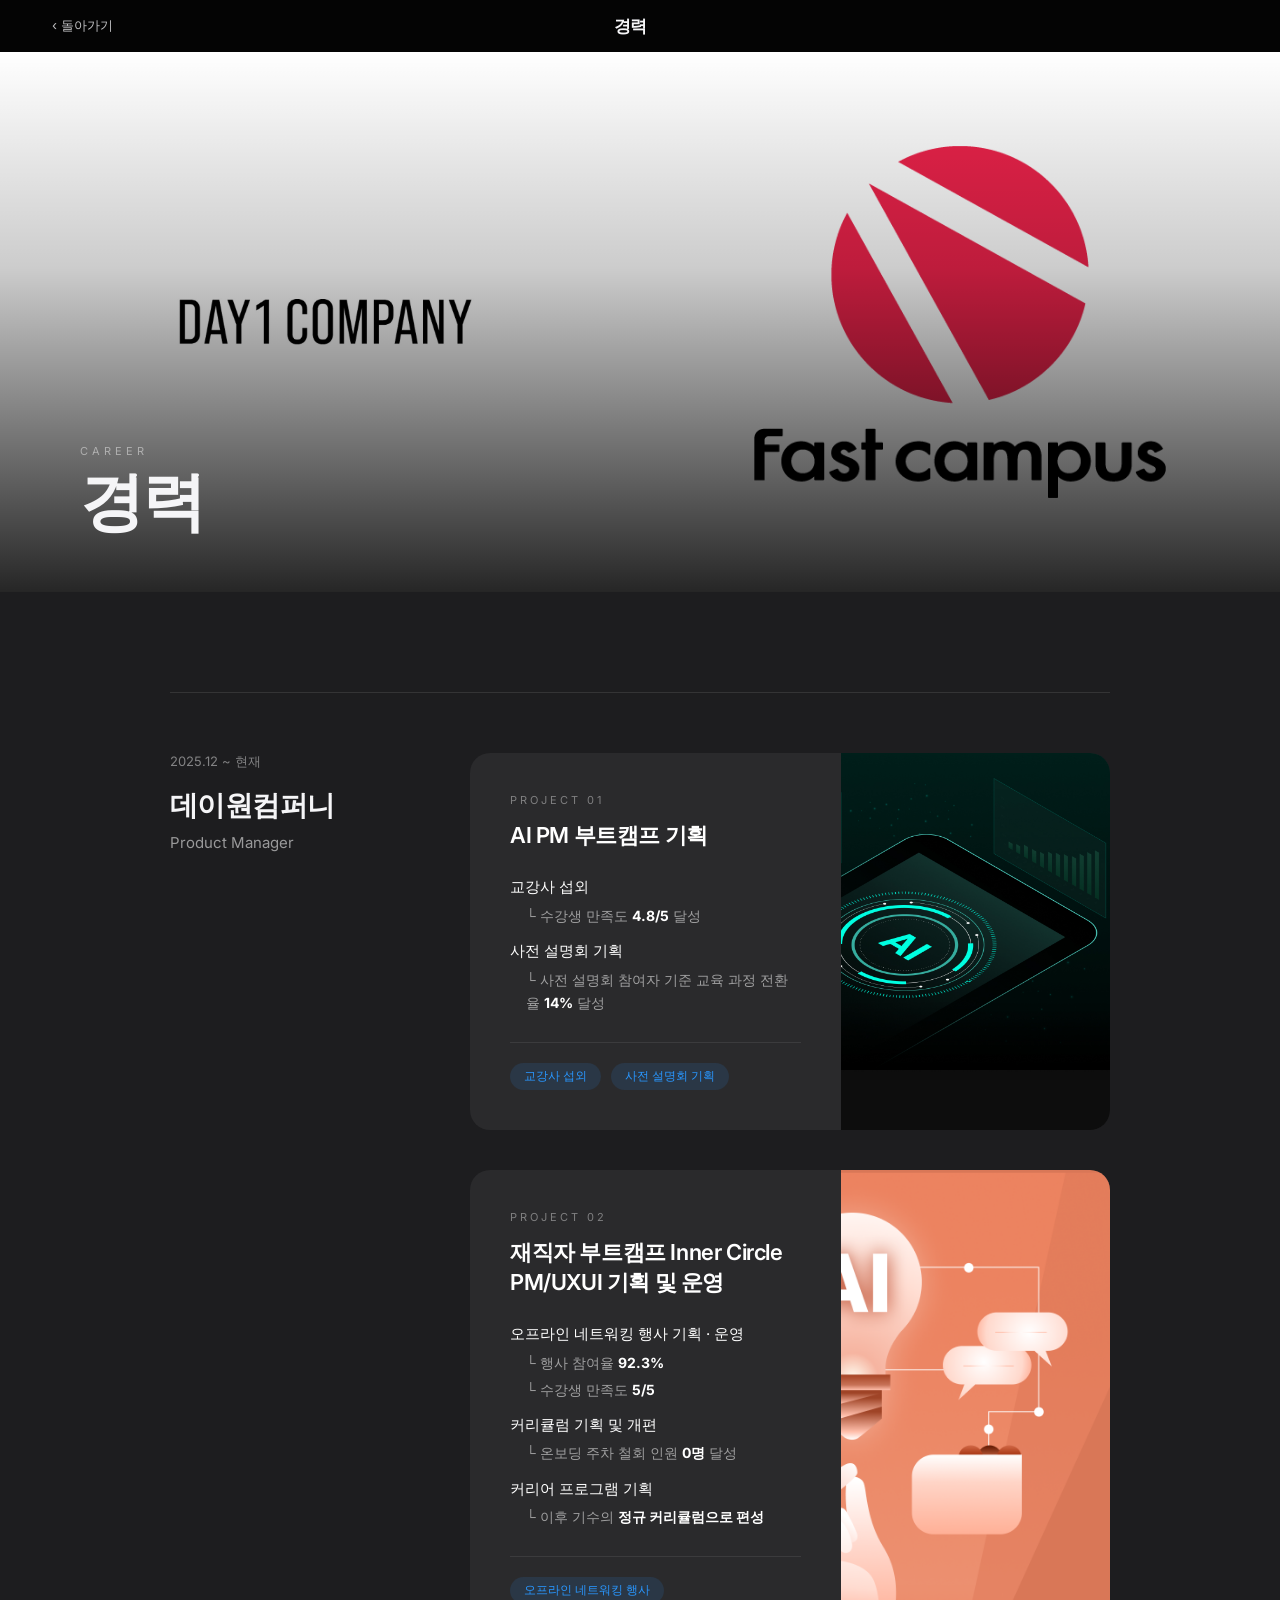
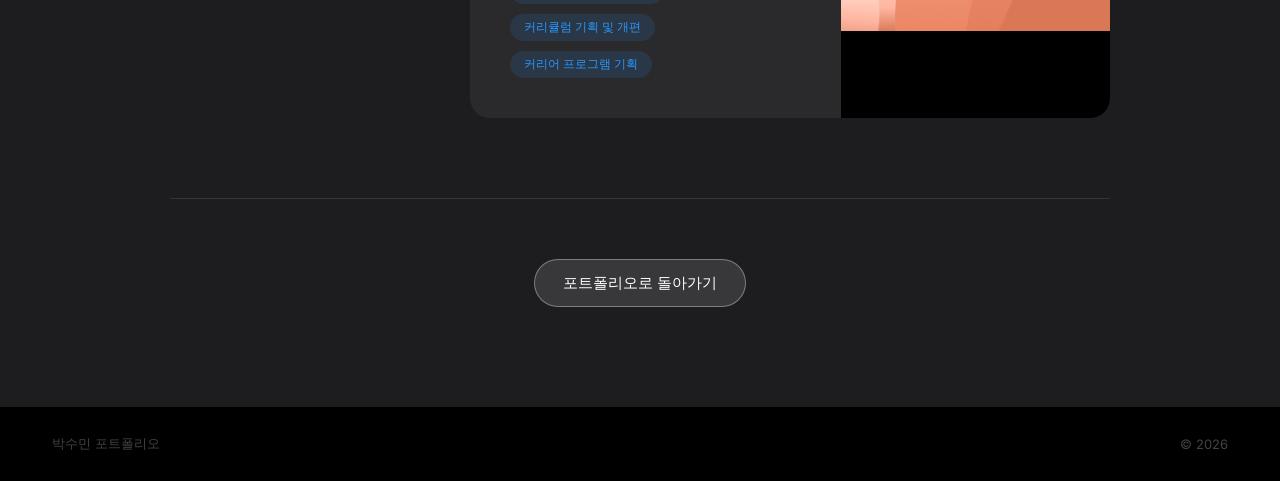
<file: project/경력 소개.dc.html>
<!DOCTYPE html>
<html lang="ko">
<head>
<meta charset="utf-8">
<meta name="viewport" content="width=device-width, initial-scale=1">
<title>경력 · 박수민</title>
<link rel="preconnect" href="https://fonts.googleapis.com">
<link rel="preconnect" href="https://fonts.gstatic.com" crossorigin>
<link href="https://fonts.googleapis.com/css2?family=Inter:wght@300;400;600;700&display=swap" rel="stylesheet">
<style>
  *, *::before, *::after { box-sizing: border-box; }
  @keyframes fadeUp { from { opacity: 0; transform: translateY(24px); } to { opacity: 1; transform: translateY(0); } }
  html { scroll-behavior: smooth; }
  body { margin: 0; background: #1d1d1f; -webkit-font-smoothing: antialiased; font-family: 'Inter', -apple-system, BlinkMacSystemFont, sans-serif; }

  .nav { position: sticky; top: 0; z-index: 100; height: 52px; background: rgba(0,0,0,0.86); backdrop-filter: saturate(180%) blur(20px); -webkit-backdrop-filter: saturate(180%) blur(20px); display: flex; align-items: center; justify-content: space-between; padding: 0 52px; }
  .nav-back { color: rgba(245,245,247,0.78); font-size: 13px; text-decoration: none; transition: color 0.2s; }
  .nav-back:hover { color: #f5f5f7; }
  .nav-title { color: #f5f5f7; font-size: 17px; font-weight: 600; letter-spacing: -0.3px; }

  .hero { position: relative; height: 60vh; overflow: hidden; display: flex; align-items: flex-end; }
  .hero-split { position: absolute; inset: 0; display: flex; }
  .hero-half { flex: 1; background: #fff; display: flex; align-items: center; justify-content: center; }
  .hero-half img { width: 70%; object-fit: contain; }
  .hero-gradient { position: absolute; inset: 0; background: linear-gradient(to top, rgba(0,0,0,0.85) 0%, rgba(0,0,0,0.2) 60%, rgba(0,0,0,0) 100%); }
  .hero-text { position: relative; z-index: 2; padding: 60px 80px; animation: fadeUp 0.8s ease both; }
  .hero-eyebrow { margin: 0 0 12px; font-size: 11px; color: rgba(255,255,255,0.45); letter-spacing: 4px; text-transform: uppercase; }
  .hero-title { margin: 0; font-size: 64px; font-weight: 700; color: #f5f5f7; letter-spacing: -2.2px; line-height: 0.97; }

  .content { padding: 100px 80px; max-width: 1100px; margin: 0 auto; animation: fadeUp 0.8s ease 0.15s both; }

  .career-row { display: flex; gap: 80px; align-items: flex-start; border-top: 1px solid rgba(255,255,255,0.1); padding-top: 60px; }
  .career-meta { flex: none; width: 220px; }
  .career-date { margin: 0 0 16px; font-size: 13px; color: rgba(255,255,255,0.45); }
  .career-company { margin: 0 0 8px; font-size: 28px; font-weight: 700; color: #f5f5f7; letter-spacing: -0.6px; }
  .career-role { margin: 0; font-size: 15px; color: rgba(255,255,255,0.55); }
  .career-projects { flex: 1; display: flex; flex-direction: column; gap: 40px; }

  .project-card { background: #2a2a2c; border-radius: 20px; overflow: hidden; display: flex; min-height: 300px; }
  .project-body { flex: 1; padding: 40px; display: flex; flex-direction: column; }
  .project-num { margin: 0 0 14px; font-size: 11px; color: rgba(255,255,255,0.4); letter-spacing: 3px; text-transform: uppercase; }
  .project-title { margin: 0 0 24px; font-size: 22px; font-weight: 600; color: #fff; letter-spacing: -0.4px; }
  .project-details { display: flex; flex-direction: column; gap: 12px; flex: 1; }
  .project-item { display: flex; flex-direction: column; gap: 4px; }
  .project-item-main { font-size: 15px; color: #fff; line-height: 1.65; }
  .project-item-sub { font-size: 14px; color: rgba(255,255,255,0.55); line-height: 1.65; padding-left: 16px; }
  .project-tags { border-top: 1px solid rgba(255,255,255,0.08); padding-top: 20px; margin-top: 28px; display: flex; flex-wrap: wrap; gap: 10px; }
  .project-tag { background: rgba(41,151,255,0.12); border-radius: 9999px; padding: 5px 14px; font-size: 12px; color: #2997ff; font-weight: 500; }
  .project-img { flex: none; width: 42%; overflow: hidden; }
  .project-img img { width: 100%; height: 100%; object-fit: cover; object-position: right center; }

  .back-wrap { text-align: center; margin-top: 80px; padding-top: 60px; border-top: 1px solid rgba(255,255,255,0.1); }
  .back-btn { display: inline-flex; align-items: center; gap: 4px; color: #fff; border-radius: 9999px; padding: 13px 28px; font-size: 15px; font-weight: 400; text-decoration: none; background: rgba(255,255,255,0.12); border: 1px solid rgba(255,255,255,0.35); transition: background 0.2s, color 0.2s; }
  .back-btn:hover { background: #fff; color: #000; }

  .footer { background: #000; padding: 28px 52px; display: flex; justify-content: space-between; align-items: center; flex-wrap: wrap; gap: 12px; }
  .footer-text { font-size: 13px; color: #424245; }

  @media (max-width: 768px) {
    .nav { padding: 0 20px; }
    .hero { height: 45vh; }
    .hero-text { padding: 40px 24px; }
    .hero-title { font-size: 44px; letter-spacing: -1.5px; }
    .content { padding: 44px 20px 80px; }
    .career-row { flex-direction: column; gap: 32px; }
    .career-meta { width: 100%; }
    .project-card { flex-direction: column; }
    .project-img { width: 100%; height: auto; }
    .project-img img { position: static; width: 100%; height: auto; object-fit: contain; object-position: center; }
    .footer { padding: 20px; }
  }
</style>
</head>
<body>

<nav class="nav">
  <a href="박수민 포트폴리오.dc.html" class="nav-back">‹ 돌아가기</a>
  <span class="nav-title">경력</span>
  <div style="width:80px;"></div>
</nav>

<section class="hero">
  <div class="hero-split">
    <div class="hero-half"><img src="uploads/pasted-1782309040127-0.png" alt="DAY1 COMPANY"></div>
    <div class="hero-half"><img src="uploads/pasted-1782308989624-0.png" alt="Fast campus"></div>
  </div>
  <div class="hero-gradient"></div>
  <div class="hero-text">
    <p class="hero-eyebrow">Career</p>
    <h1 class="hero-title">경력</h1>
  </div>
</section>

<section class="content">

  <div class="career-row">
    <div class="career-meta">
      <p class="career-date">2025.12 ~ 현재</p>
      <h2 class="career-company">데이원컴퍼니</h2>
      <p class="career-role">Product Manager</p>
    </div>
    <div class="career-projects">

      <div class="project-card">
        <div class="project-body">
          <p class="project-num">Project 01</p>
          <h3 class="project-title">AI PM 부트캠프 기획</h3>
          <div class="project-details">
            <div class="project-item">
              <span class="project-item-main">교강사 섭외</span>
              <span class="project-item-sub">└ 수강생 만족도 <strong style="color:#fff;">4.8/5</strong> 달성</span>
            </div>
            <div class="project-item">
              <span class="project-item-main">사전 설명회 기획</span>
              <span class="project-item-sub">└ 사전 설명회 참여자 기준 교육 과정 전환율 <strong style="color:#fff;">14%</strong> 달성</span>
            </div>
          </div>
          <div class="project-tags">
            <span class="project-tag">교강사 섭외</span>
            <span class="project-tag">사전 설명회 기획</span>
          </div>
        </div>
        <div class="project-img">
          <img src="uploads/thumb---sns---200kb-png-.jpg" alt="AI PM 부트캠프">
        </div>
      </div>

      <div class="project-card">
        <div class="project-body">
          <p class="project-num">Project 02</p>
          <h3 class="project-title">재직자 부트캠프 Inner Circle PM/UXUI 기획 및 운영</h3>
          <div class="project-details">
            <div class="project-item">
              <span class="project-item-main">오프라인 네트워킹 행사 기획 · 운영</span>
              <span class="project-item-sub">└ 행사 참여율 <strong style="color:#fff;">92.3%</strong></span>
              <span class="project-item-sub">└ 수강생 만족도 <strong style="color:#fff;">5/5</strong></span>
            </div>
            <div class="project-item">
              <span class="project-item-main">커리큘럼 기획 및 개편</span>
              <span class="project-item-sub">└ 온보딩 주차 철회 인원 <strong style="color:#fff;">0명</strong> 달성</span>
            </div>
            <div class="project-item">
              <span class="project-item-main">커리어 프로그램 기획</span>
              <span class="project-item-sub">└ 이후 기수의 <strong style="color:#fff;">정규 커리큘럼으로 편성</strong></span>
            </div>
          </div>
          <div class="project-tags">
            <span class="project-tag">오프라인 네트워킹 행사</span>
            <span class="project-tag">커리큘럼 기획 및 개편</span>
            <span class="project-tag">커리어 프로그램 기획</span>
          </div>
        </div>
        <div class="project-img">
          <img src="uploads/asdfasdfdaf.png" alt="Inner Circle">
        </div>
      </div>

    </div>
  </div>

  <div class="back-wrap">
    <a href="박수민 포트폴리오.dc.html" class="back-btn">포트폴리오로 돌아가기</a>
  </div>

</section>

<footer class="footer">
  <span class="footer-text">박수민 포트폴리오</span>
  <span class="footer-text">© 2026</span>
</footer>

</body>
</html>
</file>
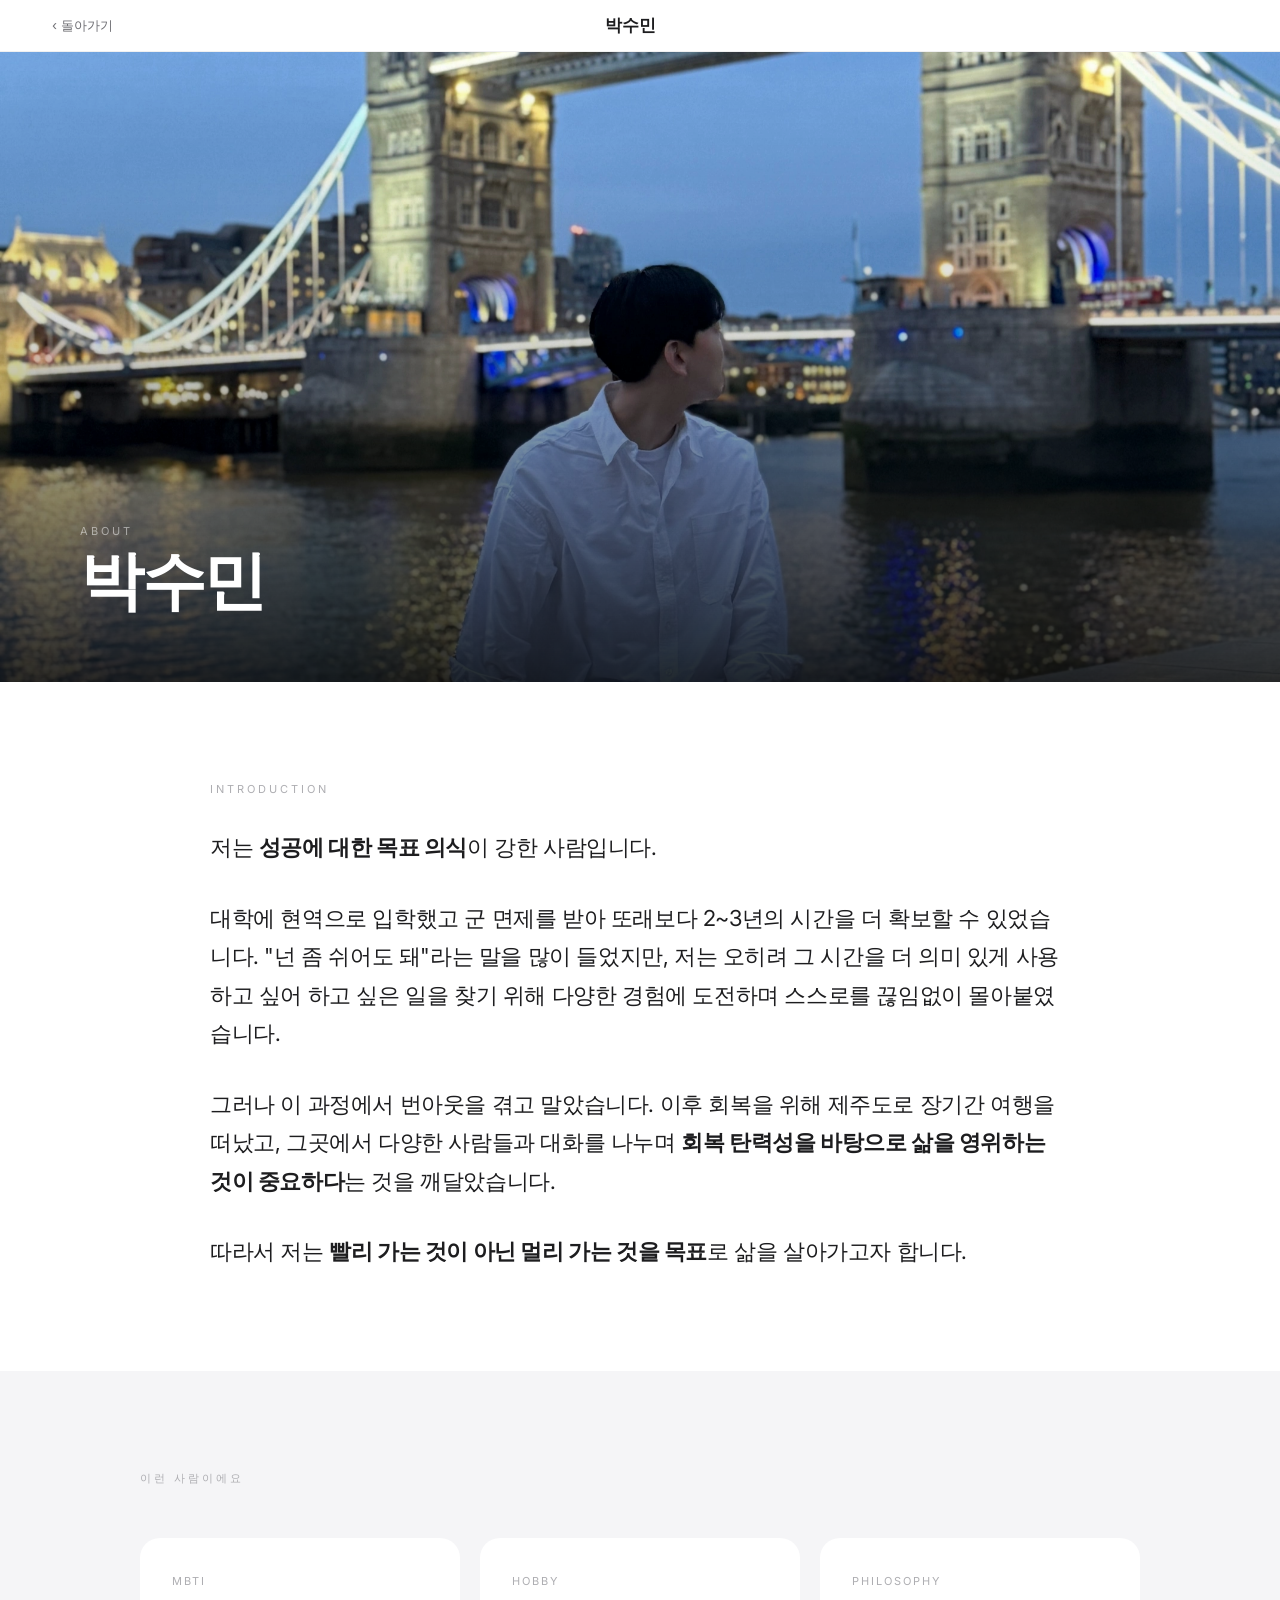
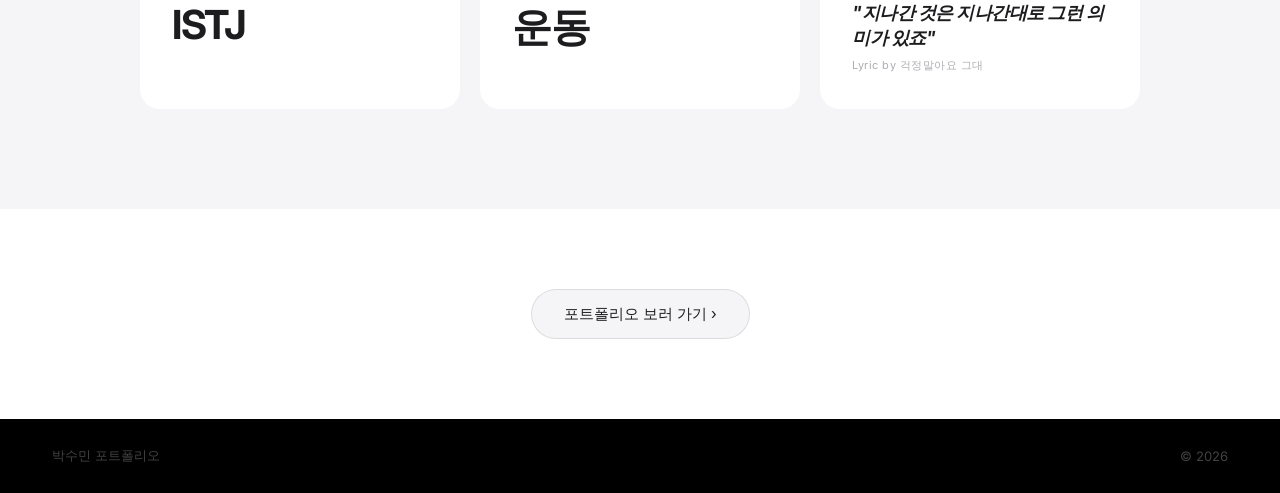
<file: project/소개.dc.html>
<!DOCTYPE html>
<html lang="ko">
<head>
<meta charset="utf-8">
<meta name="viewport" content="width=device-width, initial-scale=1">
<title>소개 — 박수민</title>
<link rel="preconnect" href="https://fonts.googleapis.com">
<link rel="preconnect" href="https://fonts.gstatic.com" crossorigin>
<link href="https://fonts.googleapis.com/css2?family=Inter:wght@300;400;600;700&display=swap" rel="stylesheet">
<style>
  *, *::before, *::after { box-sizing: border-box; }

  @keyframes fadeUp {
    from { opacity: 0; transform: translateY(28px); }
    to   { opacity: 1; transform: translateY(0); }
  }
  @keyframes fadeIn {
    from { opacity: 0; }
    to   { opacity: 1; }
  }

  html { scroll-behavior: smooth; }

  body {
    margin: 0;
    background: #fff;
    -webkit-font-smoothing: antialiased;
    font-family: 'Inter', -apple-system, BlinkMacSystemFont, sans-serif;
  }

  /* ── Nav ── */
  .nav {
    position: sticky;
    top: 0;
    z-index: 100;
    height: 52px;
    background: rgba(255, 255, 255, 0.86);
    backdrop-filter: saturate(180%) blur(20px);
    -webkit-backdrop-filter: saturate(180%) blur(20px);
    display: flex;
    align-items: center;
    justify-content: space-between;
    padding: 0 52px;
    border-bottom: 1px solid rgba(0, 0, 0, 0.06);
  }

  .nav-back {
    color: #6e6e73;
    font-size: 13px;
    text-decoration: none;
    transition: color 0.2s;
  }
  .nav-back:hover { color: #1d1d1f; }

  .nav-title {
    color: #1d1d1f;
    font-size: 17px;
    font-weight: 600;
    letter-spacing: -0.3px;
  }

  .nav-spacer { width: 80px; }

  /* ── Hero ── */
  .hero {
    position: relative;
    height: 70vh;
    overflow: hidden;
    display: flex;
    align-items: flex-end;
  }

  .hero-img {
    position: absolute;
    inset: 0;
    width: 100%;
    height: 100%;
    object-fit: cover;
    object-position: center center;
    animation: fadeIn 1s ease both;
  }

  .hero-gradient {
    position: absolute;
    inset: 0;
    background: linear-gradient(to top, rgba(0,0,0,0.82) 0%, rgba(0,0,0,0.15) 55%, rgba(0,0,0,0) 100%);
  }

  .hero-text {
    position: relative;
    z-index: 2;
    padding: 60px 80px;
    animation: fadeUp 0.9s ease 0.1s both;
  }

  .hero-label {
    margin: 0 0 10px;
    font-size: 11px;
    color: rgba(255, 255, 255, 0.5);
    letter-spacing: 3px;
    text-transform: uppercase;
  }

  .hero-name {
    margin: 0 0 10px;
    font-size: 64px;
    font-weight: 700;
    color: #fff;
    letter-spacing: -2.5px;
    line-height: 1;
  }

  /* ── Introduction ── */
  .intro-section {
    background: #fff;
    padding: 100px 80px;
  }

  .intro-inner {
    max-width: 860px;
    margin: 0 auto;
    animation: fadeUp 0.8s ease 0.2s both;
  }

  .section-label {
    margin: 0 0 32px;
    font-size: 11px;
    color: #aeaeb2;
    letter-spacing: 3px;
    text-transform: uppercase;
  }

  .intro-para {
    margin: 0 0 32px;
    font-size: 22px;
    font-weight: 400;
    color: #1d1d1f;
    line-height: 1.75;
    letter-spacing: -0.4px;
    text-wrap: pretty;
  }

  .intro-para:last-child { margin: 0; }

  /* ── Who Am I ── */
  .whoami-section {
    background: #f5f5f7;
    padding: 100px 80px;
  }

  .whoami-inner {
    max-width: 1000px;
    margin: 0 auto;
  }

  .whoami-label {
    margin: 0 0 52px;
    font-size: 11px;
    color: #aeaeb2;
    letter-spacing: 3px;
    text-transform: uppercase;
  }

  .cards-grid {
    display: grid;
    grid-template-columns: repeat(3, 1fr);
    gap: 20px;
  }

  .card {
    background: #fff;
    border-radius: 20px;
    padding: 36px 32px;
  }

  .card-label {
    margin: 0 0 12px;
    font-size: 11px;
    color: #aeaeb2;
    letter-spacing: 2px;
    text-transform: uppercase;
  }

  .card-value {
    margin: 0;
    font-size: 40px;
    font-weight: 700;
    color: #1d1d1f;
    letter-spacing: -1.5px;
  }

  .card-quote {
    margin: 0 0 8px;
    font-size: 18px;
    font-weight: 700;
    color: #1d1d1f;
    letter-spacing: -0.5px;
    line-height: 1.4;
    font-style: italic;
  }

  .card-attribution {
    margin: 0;
    font-size: 11px;
    color: #aeaeb2;
    letter-spacing: 0.5px;
  }

  /* ── CTA ── */
  .cta-section {
    background: #fff;
    padding: 80px 80px;
    text-align: center;
  }

  .cta-btn {
    display: inline-flex;
    align-items: center;
    gap: 6px;
    color: #1d1d1f;
    border-radius: 9999px;
    padding: 14px 32px;
    font-size: 15px;
    font-weight: 400;
    text-decoration: none;
    font-family: 'Inter', -apple-system, BlinkMacSystemFont, sans-serif;
    background: #f5f5f7;
    border: 1px solid rgba(0, 0, 0, 0.1);
    transition: background 0.2s;
    cursor: pointer;
  }
  .cta-btn:hover { background: #e8e8ed; }

  /* ── Footer ── */
  .footer {
    background: #000;
    padding: 28px 52px;
    display: flex;
    justify-content: space-between;
    align-items: center;
  }

  .footer-text {
    font-size: 13px;
    color: #424245;
  }

  @media (max-width: 768px) {
    .nav { padding: 0 20px; }
    .hero { height: 50vh; }
    .hero-text { padding: 40px 24px; }
    .hero-name { font-size: 44px; letter-spacing: -1.5px; }
    .intro-section { padding: 60px 24px; }
    .intro-para { font-size: 17px; }
    .whoami-section { padding: 60px 24px; }
    .cards-grid { grid-template-columns: 1fr; }
    .cta-section { padding: 52px 24px; }
    .footer { padding: 20px 24px; }
  }
</style>
</head>
<body>

<!-- NAV -->
<nav class="nav">
  <a href="박수민 포트폴리오.dc.html" class="nav-back">‹ 돌아가기</a>
  <span class="nav-title">박수민</span>
  <div class="nav-spacer"></div>
</nav>

<!-- HERO -->
<section class="hero">
  <img
    class="hero-img"
    src="uploads/KakaoTalk_20260627_095113029.webp"
    alt="박수민"
  >
  <div class="hero-gradient"></div>
  <div class="hero-text">
    <p class="hero-label">About</p>
    <h1 class="hero-name">박수민</h1>
  </div>
</section>

<!-- 자기소개 -->
<section class="intro-section">
  <div class="intro-inner">
    <p class="section-label">Introduction</p>
    <p class="intro-para">저는 <b>성공에 대한 목표 의식</b>이 강한 사람입니다.</p>
    <p class="intro-para">대학에 현역으로 입학했고 군 면제를 받아 또래보다 2~3년의 시간을 더 확보할 수 있었습니다. "넌 좀 쉬어도 돼"라는 말을 많이 들었지만, 저는 오히려 그 시간을 더 의미 있게 사용하고 싶어 하고 싶은 일을 찾기 위해 다양한 경험에 도전하며 스스로를 끊임없이 몰아붙였습니다.</p>
    <p class="intro-para">그러나 이 과정에서 번아웃을 겪고 말았습니다. 이후 회복을 위해 제주도로 장기간 여행을 떠났고, 그곳에서 다양한 사람들과 대화를 나누며 <b>회복 탄력성을 바탕으로 삶을 영위하는 것이 중요하다</b>는 것을 깨달았습니다.</p>
    <p class="intro-para">따라서 저는 <strong>빨리 가는 것이 아닌 멀리 가는 것을 목표</strong>로 삶을 살아가고자 합니다.</p>
  </div>
</section>

<!-- 키워드 카드 -->
<section class="whoami-section">
  <div class="whoami-inner">
    <p class="whoami-label">이런 사람이에요</p>
    <div class="cards-grid">

      <!-- MBTI -->
      <div class="card">
        <p class="card-label">MBTI</p>
        <p class="card-value">ISTJ</p>
      </div>

      <!-- Hobby -->
      <div class="card">
        <p class="card-label">Hobby</p>
        <p class="card-value">운동</p>
      </div>

      <!-- Philosophy -->
      <div class="card">
        <p class="card-label">Philosophy</p>
        <p class="card-quote">"지나간 것은 지나간대로 그런 의미가 있죠"</p>
        <p class="card-attribution">Lyric by 걱정말아요 그대</p>
      </div>

    </div>
  </div>
</section>

<!-- CTA -->
<section class="cta-section">
  <a href="박수민 포트폴리오.dc.html" class="cta-btn">포트폴리오 보러 가기 ›</a>
</section>

<!-- Footer -->
<footer class="footer">
  <span class="footer-text">박수민 포트폴리오</span>
  <span class="footer-text">© 2026</span>
</footer>

</body>
</html>
</file>
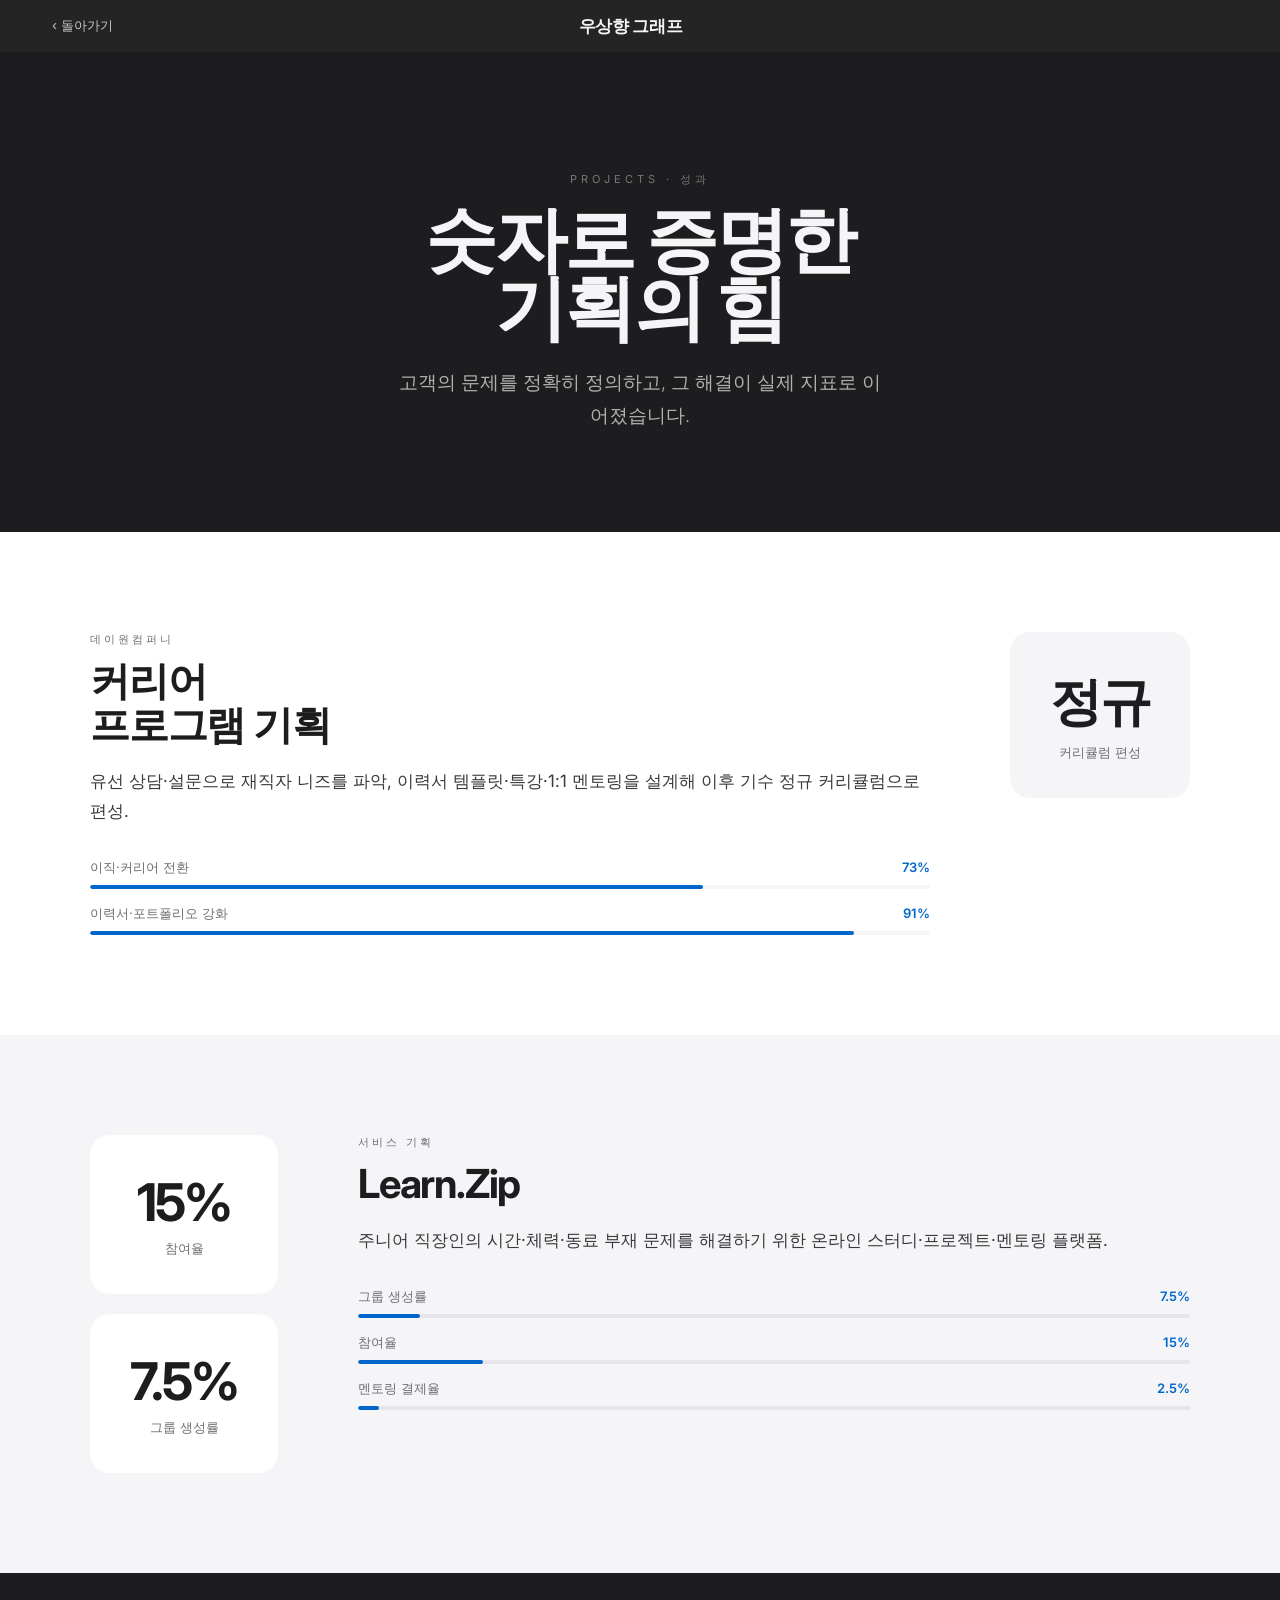
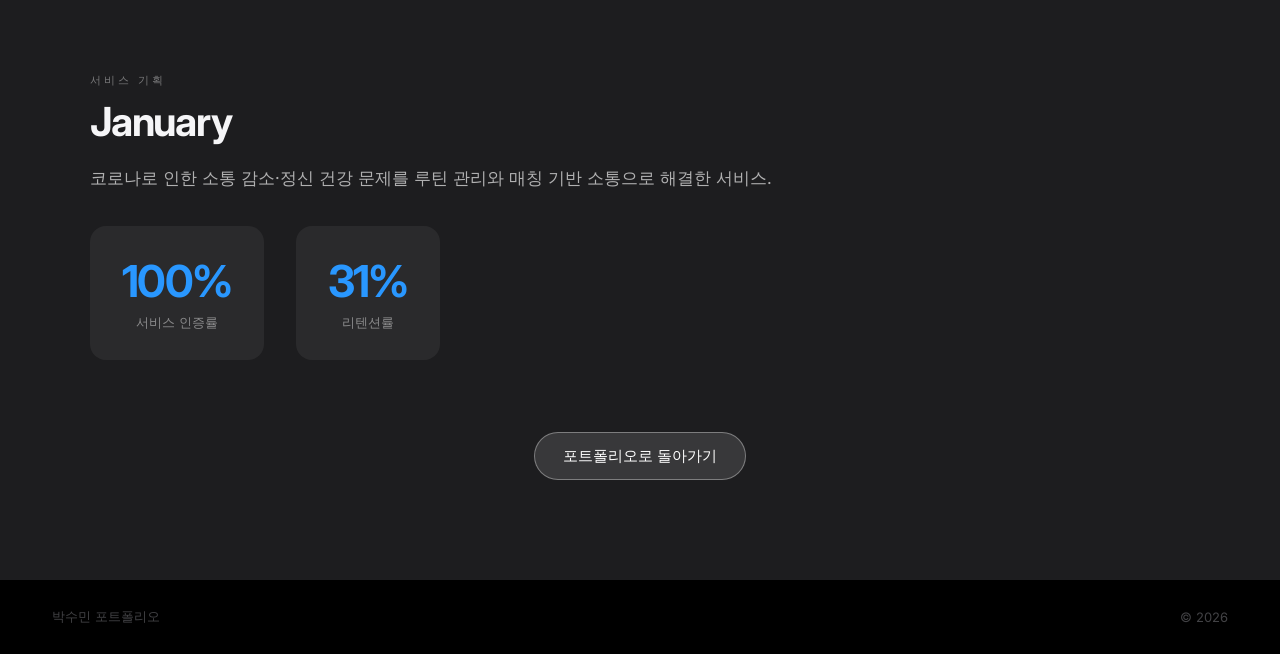
<file: project/우상향 그래프.dc.html>
<!DOCTYPE html>
<html lang="ko">
<head>
<meta charset="utf-8">
<meta name="viewport" content="width=device-width, initial-scale=1">
<title>우상향 그래프 · 박수민</title>
<link rel="preconnect" href="https://fonts.googleapis.com">
<link rel="preconnect" href="https://fonts.gstatic.com" crossorigin>
<link href="https://fonts.googleapis.com/css2?family=Inter:wght@300;400;600;700&display=swap" rel="stylesheet">
<style>
  *, *::before, *::after { box-sizing: border-box; }
  @keyframes fadeUp { from { opacity: 0; transform: translateY(24px); } to { opacity: 1; transform: translateY(0); } }
  html { scroll-behavior: smooth; }
  body { margin: 0; -webkit-font-smoothing: antialiased; font-family: 'Inter', -apple-system, BlinkMacSystemFont, sans-serif; }

  .nav { position: sticky; top: 0; z-index: 100; height: 52px; background: rgba(0,0,0,0.86); backdrop-filter: saturate(180%) blur(20px); -webkit-backdrop-filter: saturate(180%) blur(20px); display: flex; align-items: center; justify-content: space-between; padding: 0 52px; }
  .nav-back { color: rgba(245,245,247,0.78); font-size: 13px; text-decoration: none; transition: color 0.2s; }
  .nav-back:hover { color: #f5f5f7; }
  .nav-title { color: #f5f5f7; font-size: 17px; font-weight: 600; letter-spacing: -0.3px; }

  .hero { background: #1d1d1f; padding: 120px 52px 100px; text-align: center; animation: fadeUp 0.8s ease both; }
  .hero-eyebrow { margin: 0 0 18px; font-size: 11px; color: rgba(255,255,255,0.4); letter-spacing: 4px; text-transform: uppercase; }
  .hero-title { margin: 0 0 24px; font-size: 72px; font-weight: 700; color: #f5f5f7; letter-spacing: -2.5px; line-height: 0.95; }
  .hero-desc { margin: 0 auto; font-size: 19px; font-weight: 300; color: rgba(255,255,255,0.65); line-height: 1.75; max-width: 500px; }

  .project-section { padding: 100px 52px; }
  .project-section-alt { background: #f5f5f7; }
  .project-section-dark { background: #1d1d1f; }
  .project-inner { max-width: 1100px; margin: 0 auto; }

  .project-row { display: flex; gap: 80px; align-items: flex-start; flex-wrap: wrap; }
  .project-row-reverse { flex-direction: row-reverse; }

  .project-text { flex: 1; min-width: 280px; }
  .project-org { margin: 0 0 12px; font-size: 11px; color: #6e6e73; letter-spacing: 3px; text-transform: uppercase; }
  .project-org-dark { color: rgba(255,255,255,0.4); }
  .project-title { margin: 0 0 20px; font-size: 40px; font-weight: 700; color: #1d1d1f; letter-spacing: -1.2px; line-height: 1.1; }
  .project-title-light { color: #f5f5f7; }
  .project-desc { margin: 0 0 32px; font-size: 17px; color: #3a3a3c; line-height: 1.75; }
  .project-desc-light { color: rgba(255,255,255,0.65); }

  .bars { display: flex; flex-direction: column; gap: 16px; }
  .bar-row { }
  .bar-header { display: flex; justify-content: space-between; margin-bottom: 8px; }
  .bar-name { font-size: 13px; color: #6e6e73; }
  .bar-val { font-size: 13px; font-weight: 600; color: #0066cc; }
  .bar-track { height: 4px; background: #e5e5ea; border-radius: 9999px; overflow: hidden; }
  .bar-track-white { background: #f5f5f7; }
  .bar-fill { height: 100%; background: #0066cc; border-radius: 9999px; }

  .stats-box { flex: none; display: flex; flex-direction: column; gap: 20px; }
  .stat-card { background: #f5f5f7; border-radius: 20px; padding: 36px 40px; text-align: center; min-width: 180px; }
  .stat-card-white { background: #fff; }
  .stat-val { margin: 0 0 6px; font-size: 52px; font-weight: 700; color: #1d1d1f; letter-spacing: -2px; }
  .stat-lbl { margin: 0; font-size: 13px; color: #6e6e73; }

  .stats-inline { display: flex; gap: 32px; flex-wrap: wrap; }
  .stat-inline-card { background: rgba(255,255,255,0.06); border-radius: 16px; padding: 28px 32px; text-align: center; }
  .stat-inline-val { margin: 0 0 6px; font-size: 44px; font-weight: 700; color: #2997ff; letter-spacing: -1.6px; }
  .stat-inline-lbl { margin: 0; font-size: 13px; color: rgba(255,255,255,0.45); }

  .back-wrap { margin-top: 72px; text-align: center; }
  .back-btn { display: inline-flex; align-items: center; gap: 4px; color: #fff; border-radius: 9999px; padding: 13px 28px; font-size: 15px; font-weight: 400; text-decoration: none; background: rgba(255,255,255,0.12); border: 1px solid rgba(255,255,255,0.35); transition: background 0.2s, color 0.2s; }
  .back-btn:hover { background: #fff; color: #000; }

  .footer { background: #000; padding: 28px 52px; display: flex; justify-content: space-between; align-items: center; flex-wrap: wrap; gap: 12px; }
  .footer-text { font-size: 13px; color: #424245; }

  @media (max-width: 768px) {
    .nav { padding: 0 20px; }
    .hero { padding: 80px 20px 60px; }
    .hero-title { font-size: 48px; letter-spacing: -1.8px; }
    .project-section { padding: 60px 20px; }
    .project-row { gap: 40px; }
    .project-title { font-size: 30px; }
    .stats-box { flex-direction: row; flex-wrap: wrap; }
    .stat-card { min-width: 120px; padding: 24px; }
    .stat-val { font-size: 36px; }
    .stats-inline { gap: 16px; }
    .stat-inline-val { font-size: 36px; }
    .footer { padding: 20px; }
  }
</style>
</head>
<body>

<nav class="nav">
  <a href="박수민 포트폴리오.dc.html" class="nav-back">‹ 돌아가기</a>
  <span class="nav-title">우상향 그래프</span>
  <div style="width:80px;"></div>
</nav>

<section class="hero">
  <p class="hero-eyebrow">Projects · 성과</p>
  <h1 class="hero-title">숫자로 증명한<br>기획의 힘</h1>
  <p class="hero-desc">고객의 문제를 정확히 정의하고, 그 해결이 실제 지표로 이어졌습니다.</p>
</section>

<section class="project-section" style="background:#fff;">
  <div class="project-inner">
    <div class="project-row">
      <div class="project-text">
        <p class="project-org">데이원컴퍼니</p>
        <h2 class="project-title">커리어<br>프로그램 기획</h2>
        <p class="project-desc">유선 상담·설문으로 재직자 니즈를 파악, 이력서 템플릿·특강·1:1 멘토링을 설계해 이후 기수 정규 커리큘럼으로 편성.</p>
        <div class="bars">
          <div class="bar-row">
            <div class="bar-header"><span class="bar-name">이직·커리어 전환</span><span class="bar-val">73%</span></div>
            <div class="bar-track bar-track-white"><div class="bar-fill" style="width:73%;"></div></div>
          </div>
          <div class="bar-row">
            <div class="bar-header"><span class="bar-name">이력서·포트폴리오 강화</span><span class="bar-val">91%</span></div>
            <div class="bar-track bar-track-white"><div class="bar-fill" style="width:91%;"></div></div>
          </div>
        </div>
      </div>
      <div class="stats-box">
        <div class="stat-card">
          <p class="stat-val">정규</p>
          <p class="stat-lbl">커리큘럼 편성</p>
        </div>
      </div>
    </div>
  </div>
</section>

<section class="project-section project-section-alt">
  <div class="project-inner">
    <div class="project-row project-row-reverse">
      <div class="project-text">
        <p class="project-org">서비스 기획</p>
        <h2 class="project-title">Learn.Zip</h2>
        <p class="project-desc">주니어 직장인의 시간·체력·동료 부재 문제를 해결하기 위한 온라인 스터디·프로젝트·멘토링 플랫폼.</p>
        <div class="bars">
          <div class="bar-row">
            <div class="bar-header"><span class="bar-name">그룹 생성률</span><span class="bar-val">7.5%</span></div>
            <div class="bar-track"><div class="bar-fill" style="width:7.5%;"></div></div>
          </div>
          <div class="bar-row">
            <div class="bar-header"><span class="bar-name">참여율</span><span class="bar-val">15%</span></div>
            <div class="bar-track"><div class="bar-fill" style="width:15%;"></div></div>
          </div>
          <div class="bar-row">
            <div class="bar-header"><span class="bar-name">멘토링 결제율</span><span class="bar-val">2.5%</span></div>
            <div class="bar-track"><div class="bar-fill" style="width:2.5%;"></div></div>
          </div>
        </div>
      </div>
      <div class="stats-box">
        <div class="stat-card stat-card-white">
          <p class="stat-val">15%</p>
          <p class="stat-lbl">참여율</p>
        </div>
        <div class="stat-card stat-card-white">
          <p class="stat-val">7.5%</p>
          <p class="stat-lbl">그룹 생성률</p>
        </div>
      </div>
    </div>
  </div>
</section>

<section class="project-section project-section-dark">
  <div class="project-inner">
    <div class="project-row">
      <div class="project-text">
        <p class="project-org project-org-dark">서비스 기획</p>
        <h2 class="project-title project-title-light">January</h2>
        <p class="project-desc project-desc-light">코로나로 인한 소통 감소·정신 건강 문제를 루틴 관리와 매칭 기반 소통으로 해결한 서비스.</p>
        <div class="stats-inline">
          <div class="stat-inline-card">
            <p class="stat-inline-val">100%</p>
            <p class="stat-inline-lbl">서비스 인증률</p>
          </div>
          <div class="stat-inline-card">
            <p class="stat-inline-val">31%</p>
            <p class="stat-inline-lbl">리텐션률</p>
          </div>
        </div>
      </div>
    </div>
    <div class="back-wrap">
      <a href="박수민 포트폴리오.dc.html" class="back-btn">포트폴리오로 돌아가기</a>
    </div>
  </div>
</section>

<footer class="footer">
  <span class="footer-text">박수민 포트폴리오</span>
  <span class="footer-text">© 2026</span>
</footer>

</body>
</html>
</file>
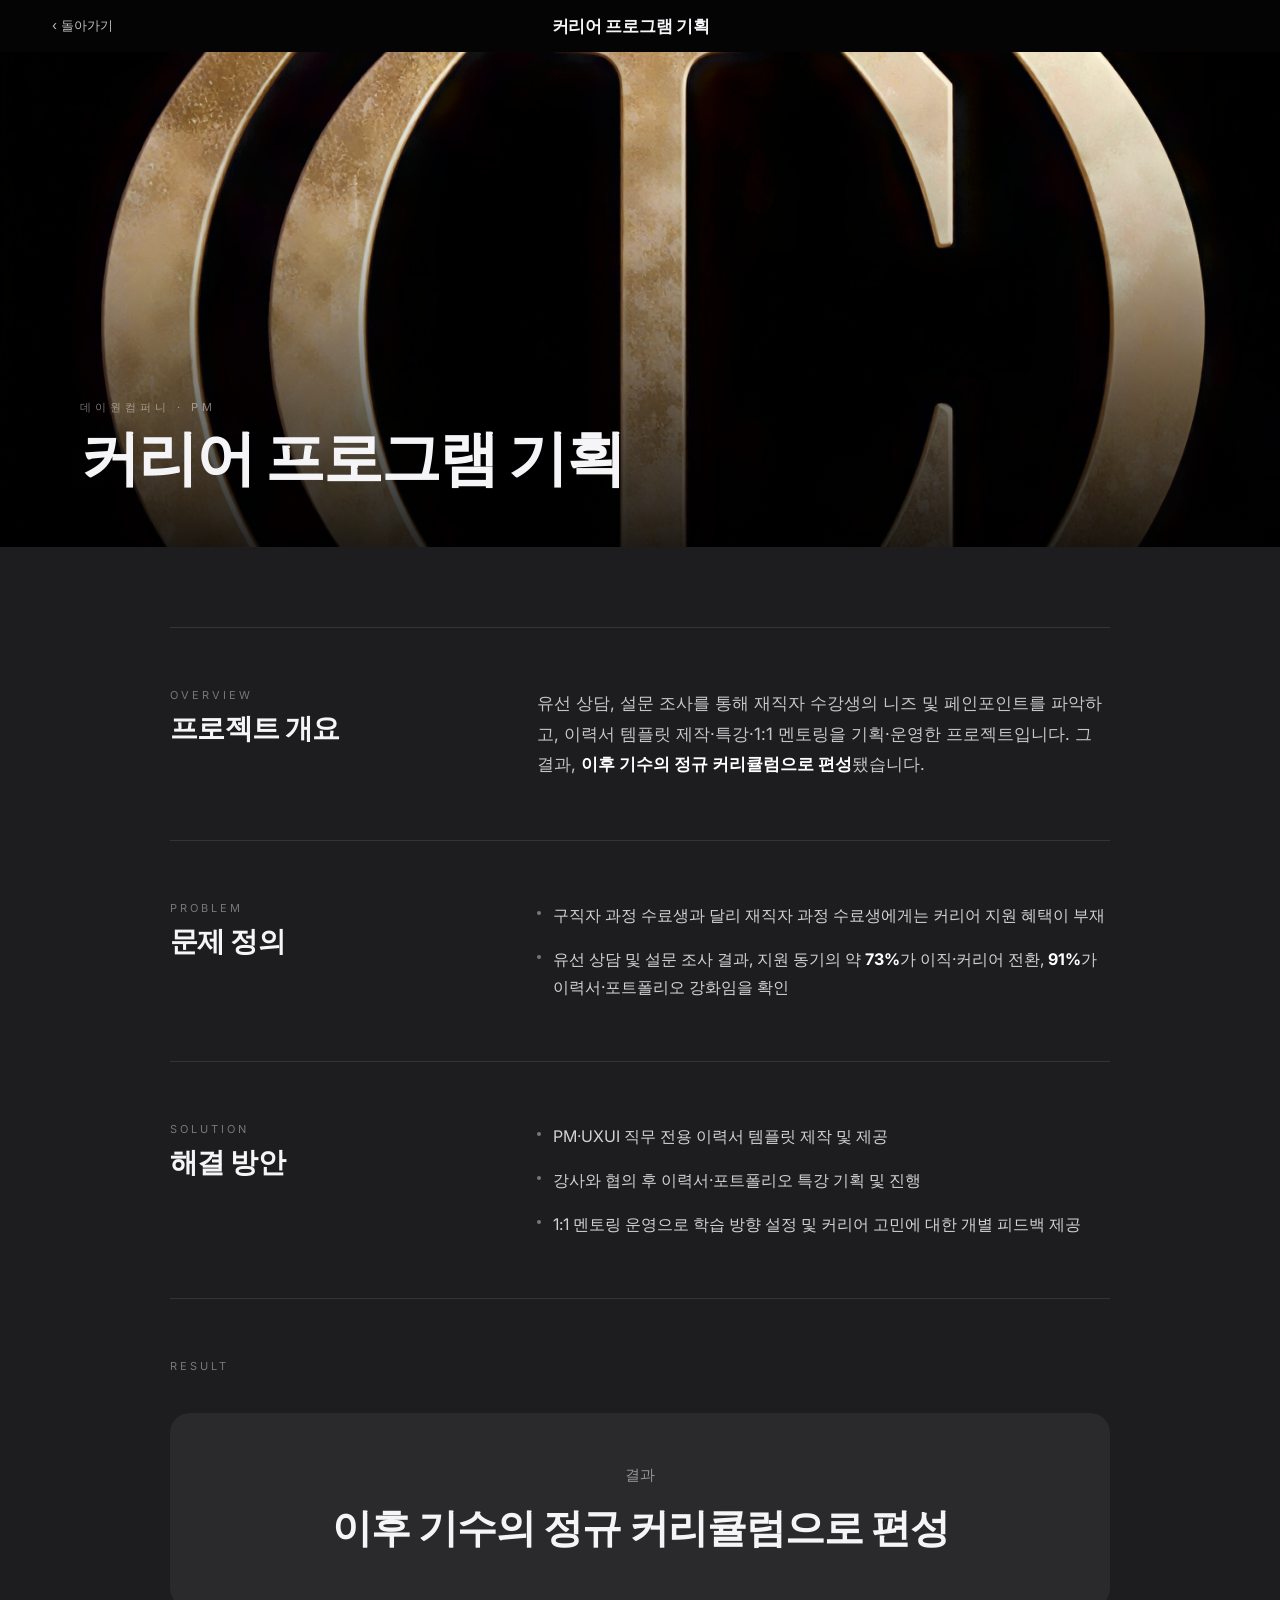
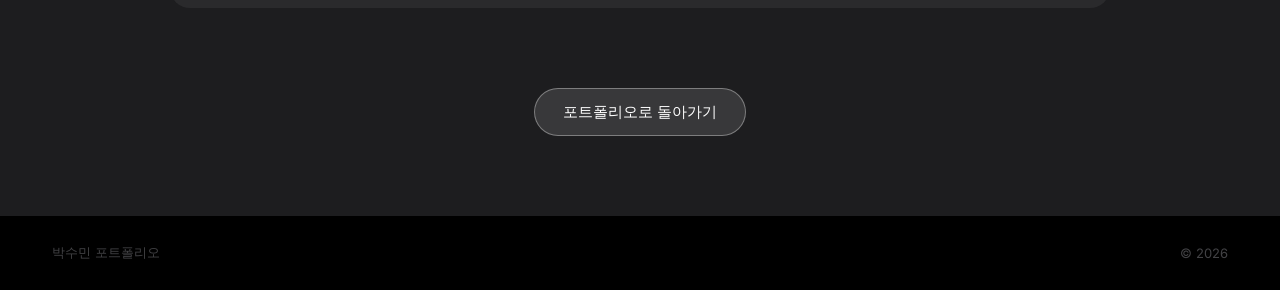
<file: project/커리어 프로그램 기획.dc.html>
<!DOCTYPE html>
<html lang="ko">
<head>
<meta charset="utf-8">
<meta name="viewport" content="width=device-width, initial-scale=1">
<title>커리어 프로그램 기획 · 박수민</title>
<link rel="preconnect" href="https://fonts.googleapis.com">
<link rel="preconnect" href="https://fonts.gstatic.com" crossorigin>
<link href="https://fonts.googleapis.com/css2?family=Inter:wght@300;400;600;700&display=swap" rel="stylesheet">
<style>
  *, *::before, *::after { box-sizing: border-box; }
  @keyframes fadeUp { from { opacity: 0; transform: translateY(24px); } to { opacity: 1; transform: translateY(0); } }
  html { scroll-behavior: smooth; }
  body { margin: 0; background: #1d1d1f; -webkit-font-smoothing: antialiased; font-family: 'Inter', -apple-system, BlinkMacSystemFont, sans-serif; }

  .nav { position: sticky; top: 0; z-index: 100; height: 52px; background: rgba(0,0,0,0.86); backdrop-filter: saturate(180%) blur(20px); -webkit-backdrop-filter: saturate(180%) blur(20px); display: flex; align-items: center; justify-content: space-between; padding: 0 52px; }
  .nav-back { color: rgba(245,245,247,0.78); font-size: 13px; text-decoration: none; transition: color 0.2s; }
  .nav-back:hover { color: #f5f5f7; }
  .nav-title { color: #f5f5f7; font-size: 17px; font-weight: 600; letter-spacing: -0.3px; }

  .hero { position: relative; height: 55vh; overflow: hidden; display: flex; align-items: flex-end; }
  .hero-img { position: absolute; inset: 0; width: 100%; height: 100%; object-fit: cover; object-position: center; }
  .hero-gradient { position: absolute; inset: 0; background: linear-gradient(to top, rgba(0,0,0,0.85) 0%, rgba(0,0,0,0.2) 60%, rgba(0,0,0,0) 100%); }
  .hero-text { position: relative; z-index: 2; padding: 60px 80px; animation: fadeUp 0.8s ease both; }
  .hero-eyebrow { margin: 0 0 12px; font-size: 11px; color: rgba(255,255,255,0.45); letter-spacing: 4px; text-transform: uppercase; }
  .hero-title { margin: 0; font-size: 60px; font-weight: 700; color: #f5f5f7; letter-spacing: -2px; line-height: 1; }

  .content { padding: 80px; max-width: 1100px; margin: 0 auto; animation: fadeUp 0.8s ease 0.1s both; }

  .section-row { display: grid; grid-template-columns: 1fr 2fr; gap: 80px; border-top: 1px solid rgba(255,255,255,0.1); padding-top: 60px; margin-bottom: 60px; }
  .section-label { margin: 0 0 8px; font-size: 11px; color: rgba(255,255,255,0.4); letter-spacing: 3px; text-transform: uppercase; }
  .section-heading { margin: 0; font-size: 28px; font-weight: 700; color: #f5f5f7; letter-spacing: -0.6px; }

  .body-text { margin: 0; font-size: 17px; color: rgba(255,255,255,0.75); line-height: 1.8; }

  .bullets { display: flex; flex-direction: column; gap: 16px; }
  .bullet { display: flex; gap: 12px; align-items: flex-start; }
  .bullet-dot { flex: none; width: 4px; height: 4px; border-radius: 50%; background: rgba(255,255,255,0.4); margin-top: 10px; }
  .bullet-text { font-size: 16px; color: rgba(255,255,255,0.8); line-height: 1.75; }

  .result-section { border-top: 1px solid rgba(255,255,255,0.1); padding-top: 60px; margin-bottom: 80px; }
  .result-card { background: #2a2a2c; border-radius: 20px; padding: 52px 60px; text-align: center; }
  .result-label { margin: 0 0 16px; font-size: 15px; color: rgba(255,255,255,0.5); }
  .result-value { margin: 0; font-size: 40px; font-weight: 700; color: #f5f5f7; letter-spacing: -1px; }

  .back-wrap { text-align: center; }
  .back-btn { display: inline-flex; align-items: center; gap: 4px; color: #fff; border-radius: 9999px; padding: 13px 28px; font-size: 15px; font-weight: 400; text-decoration: none; background: rgba(255,255,255,0.12); border: 1px solid rgba(255,255,255,0.35); transition: background 0.2s, color 0.2s; }
  .back-btn:hover { background: #fff; color: #000; }

  .footer { background: #000; padding: 28px 52px; display: flex; justify-content: space-between; align-items: center; }
  .footer-text { font-size: 13px; color: #424245; }

  @media (max-width: 768px) {
    .nav { padding: 0 20px; }
    .hero { height: 45vh; }
    .hero-text { padding: 40px 24px; }
    .hero-title { font-size: 36px; letter-spacing: -1.5px; }
    .content { padding: 44px 20px 80px; }
    .section-row { grid-template-columns: 1fr; gap: 24px; padding-top: 40px; margin-bottom: 40px; }
    .section-heading { font-size: 22px; }
    .result-card { padding: 36px 24px; }
    .result-value { font-size: 28px; }
    .footer { padding: 20px; }
  }
</style>
</head>
<body>

<nav class="nav">
  <a href="박수민 포트폴리오.dc.html" class="nav-back">‹ 돌아가기</a>
  <span class="nav-title">커리어 프로그램 기획</span>
  <div style="width:80px;"></div>
</nav>

<section class="hero">
  <img src="uploads/Inner%2BCircle%2B이미지.jpg" alt="" class="hero-img">
  <div class="hero-gradient"></div>
  <div class="hero-text">
    <p class="hero-eyebrow">데이원컴퍼니 · PM</p>
    <h1 class="hero-title">커리어 프로그램 기획</h1>
  </div>
</section>

<section class="content">

  <div class="section-row">
    <div>
      <p class="section-label">Overview</p>
      <h2 class="section-heading">프로젝트 개요</h2>
    </div>
    <div>
      <p class="body-text">유선 상담, 설문 조사를 통해 재직자 수강생의 니즈 및 페인포인트를 파악하고, 이력서 템플릿 제작·특강·1:1 멘토링을 기획·운영한 프로젝트입니다. 그 결과, <strong style="color:#fff;">이후 기수의 정규 커리큘럼으로 편성</strong>됐습니다.</p>
    </div>
  </div>

  <div class="section-row">
    <div>
      <p class="section-label">Problem</p>
      <h2 class="section-heading">문제 정의</h2>
    </div>
    <div class="bullets">
      <div class="bullet"><span class="bullet-dot"></span><span class="bullet-text">구직자 과정 수료생과 달리 재직자 과정 수료생에게는 커리어 지원 혜택이 부재</span></div>
      <div class="bullet"><span class="bullet-dot"></span><span class="bullet-text">유선 상담 및 설문 조사 결과, 지원 동기의 약 <strong style="color:#fff;">73%</strong>가 이직·커리어 전환, <strong style="color:#fff;">91%</strong>가 이력서·포트폴리오 강화임을 확인</span></div>
    </div>
  </div>

  <div class="section-row">
    <div>
      <p class="section-label">Solution</p>
      <h2 class="section-heading">해결 방안</h2>
    </div>
    <div class="bullets">
      <div class="bullet"><span class="bullet-dot"></span><span class="bullet-text">PM·UXUI 직무 전용 이력서 템플릿 제작 및 제공</span></div>
      <div class="bullet"><span class="bullet-dot"></span><span class="bullet-text">강사와 협의 후 이력서·포트폴리오 특강 기획 및 진행</span></div>
      <div class="bullet"><span class="bullet-dot"></span><span class="bullet-text">1:1 멘토링 운영으로 학습 방향 설정 및 커리어 고민에 대한 개별 피드백 제공</span></div>
    </div>
  </div>

  <div class="result-section">
    <p class="section-label">Result</p>
    <div class="result-card" style="margin-top:40px;">
      <p class="result-label">결과</p>
      <p class="result-value">이후 기수의 정규 커리큘럼으로 편성</p>
    </div>
  </div>

  <div class="back-wrap">
    <a href="박수민 포트폴리오.dc.html" class="back-btn">포트폴리오로 돌아가기</a>
  </div>

</section>

<footer class="footer">
  <span class="footer-text">박수민 포트폴리오</span>
  <span class="footer-text">© 2026</span>
</footer>

</body>
</html>
</file>
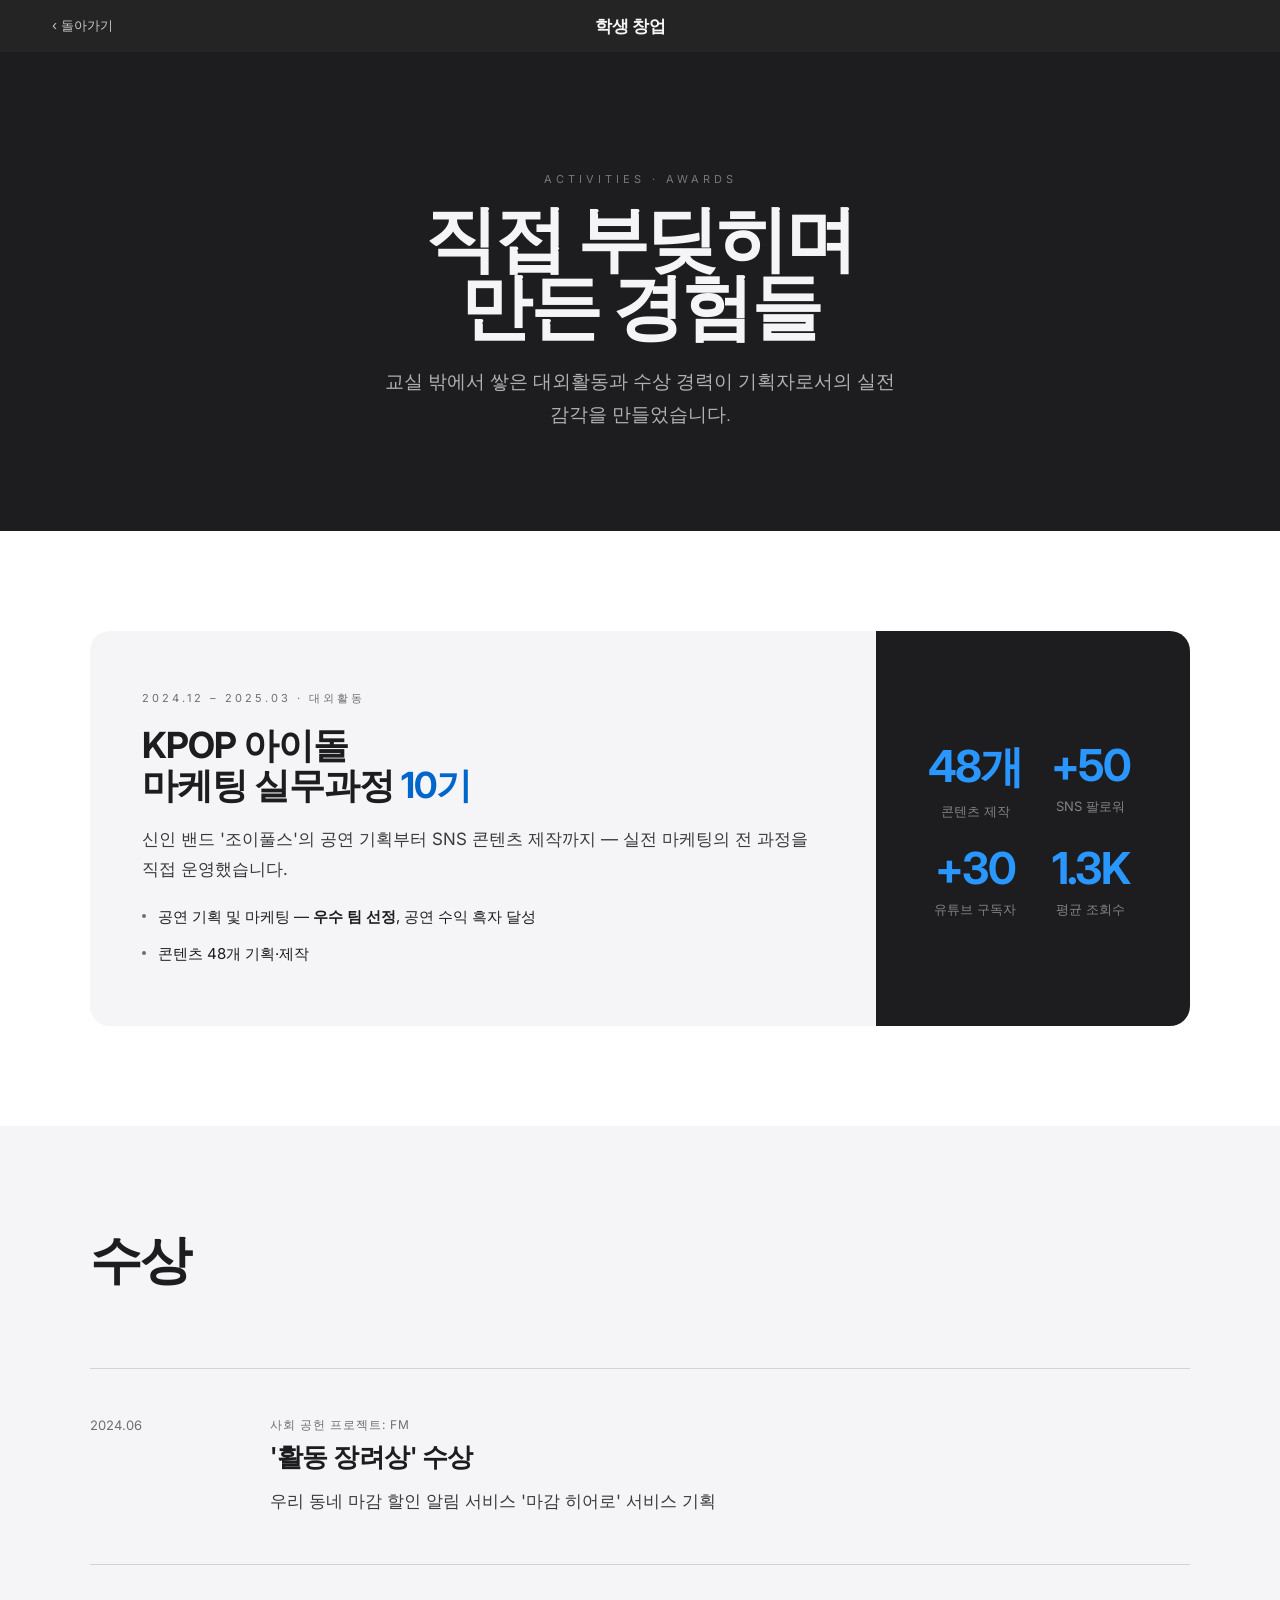
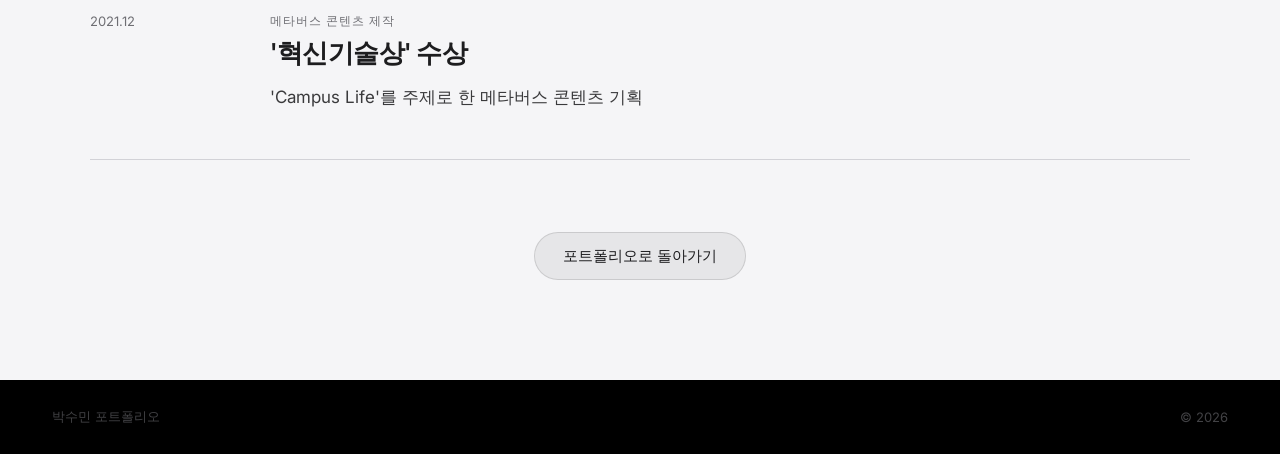
<file: project/학생 창업.dc.html>
<!DOCTYPE html>
<html lang="ko">
<head>
<meta charset="utf-8">
<meta name="viewport" content="width=device-width, initial-scale=1">
<title>학생 창업 · 박수민</title>
<link rel="preconnect" href="https://fonts.googleapis.com">
<link rel="preconnect" href="https://fonts.gstatic.com" crossorigin>
<link href="https://fonts.googleapis.com/css2?family=Inter:wght@300;400;600;700&display=swap" rel="stylesheet">
<style>
  *, *::before, *::after { box-sizing: border-box; }
  @keyframes fadeUp { from { opacity: 0; transform: translateY(24px); } to { opacity: 1; transform: translateY(0); } }
  html { scroll-behavior: smooth; }
  body { margin: 0; -webkit-font-smoothing: antialiased; font-family: 'Inter', -apple-system, BlinkMacSystemFont, sans-serif; }

  .nav { position: sticky; top: 0; z-index: 100; height: 52px; background: rgba(0,0,0,0.86); backdrop-filter: saturate(180%) blur(20px); -webkit-backdrop-filter: saturate(180%) blur(20px); display: flex; align-items: center; justify-content: space-between; padding: 0 52px; }
  .nav-back { color: rgba(245,245,247,0.78); font-size: 13px; text-decoration: none; transition: color 0.2s; }
  .nav-back:hover { color: #f5f5f7; }
  .nav-title { color: #f5f5f7; font-size: 17px; font-weight: 600; letter-spacing: -0.3px; }

  .hero { background: #1d1d1f; padding: 120px 52px 100px; text-align: center; animation: fadeUp 0.8s ease both; }
  .hero-eyebrow { margin: 0 0 18px; font-size: 11px; color: rgba(255,255,255,0.4); letter-spacing: 4px; text-transform: uppercase; }
  .hero-title { margin: 0 0 24px; font-size: 72px; font-weight: 700; color: #f5f5f7; letter-spacing: -2.5px; line-height: 0.95; }
  .hero-desc { margin: 0 auto; font-size: 19px; font-weight: 300; color: rgba(255,255,255,0.65); line-height: 1.75; max-width: 520px; }

  .kpop-section { background: #fff; padding: 100px 52px; }
  .kpop-inner { max-width: 1100px; margin: 0 auto; }
  .kpop-card { display: flex; align-items: stretch; border-radius: 20px; overflow: hidden; }
  .kpop-text { flex: 1; min-width: 280px; background: #f5f5f7; padding: 60px 52px; display: flex; flex-direction: column; gap: 20px; }
  .kpop-org { margin: 0; font-size: 11px; color: #6e6e73; letter-spacing: 3px; text-transform: uppercase; }
  .kpop-title { margin: 0; font-size: 36px; font-weight: 700; color: #1d1d1f; letter-spacing: -1px; line-height: 1.1; }
  .kpop-desc { margin: 0; font-size: 17px; color: #3a3a3c; line-height: 1.75; }
  .kpop-bullets { display: flex; flex-direction: column; gap: 12px; }
  .kpop-bullet { display: flex; gap: 12px; align-items: flex-start; }
  .kpop-dot { flex: none; width: 4px; height: 4px; border-radius: 50%; background: #6e6e73; margin-top: 9px; }
  .kpop-bullet-text { font-size: 15px; color: #1d1d1f; line-height: 1.65; }
  .kpop-stats { flex: none; background: #1d1d1f; padding: 60px 52px; display: grid; grid-template-columns: 1fr 1fr; gap: 20px; align-content: center; }
  .kpop-stat { text-align: center; }
  .kpop-stat-val { margin: 0 0 6px; font-size: 44px; font-weight: 700; color: #2997ff; letter-spacing: -1.6px; }
  .kpop-stat-lbl { margin: 0; font-size: 13px; color: rgba(255,255,255,0.45); }

  .awards-section { background: #f5f5f7; padding: 100px 52px; }
  .awards-inner { max-width: 1100px; margin: 0 auto; }
  .awards-heading { font-size: 52px; font-weight: 700; color: #1d1d1f; letter-spacing: -1.8px; margin: 0 0 72px; }
  .award-row { border-top: 1px solid #d2d2d7; padding: 48px 0; display: flex; gap: 60px; align-items: flex-start; flex-wrap: wrap; }
  .award-row:last-child { border-bottom: 1px solid #d2d2d7; }
  .award-year { flex: none; width: 120px; margin: 0; font-size: 13px; color: #6e6e73; }
  .award-body { flex: 1; min-width: 260px; }
  .award-org { margin: 0 0 6px; font-size: 12px; color: #6e6e73; letter-spacing: 1px; }
  .award-title { margin: 0 0 12px; font-size: 26px; font-weight: 600; color: #1d1d1f; letter-spacing: -0.5px; }
  .award-desc { margin: 0; font-size: 17px; color: #3a3a3c; line-height: 1.65; }

  .back-wrap { margin-top: 72px; text-align: center; }
  .back-btn { display: inline-flex; align-items: center; gap: 4px; color: #1d1d1f; border-radius: 9999px; padding: 13px 28px; font-size: 15px; font-weight: 400; text-decoration: none; background: rgba(0,0,0,0.06); border: 1px solid rgba(0,0,0,0.12); transition: background 0.2s; }
  .back-btn:hover { background: rgba(0,0,0,0.1); }

  .footer { background: #000; padding: 28px 52px; display: flex; justify-content: space-between; align-items: center; flex-wrap: wrap; gap: 12px; }
  .footer-text { font-size: 13px; color: #424245; }

  @media (max-width: 768px) {
    .nav { padding: 0 20px; }
    .hero { padding: 80px 20px 60px; }
    .hero-title { font-size: 48px; letter-spacing: -1.8px; }
    .kpop-section { padding: 60px 20px; }
    .kpop-card { flex-direction: column; }
    .kpop-text { padding: 40px 28px; }
    .kpop-title { font-size: 28px; }
    .kpop-stats { padding: 40px 28px; grid-template-columns: 1fr 1fr; }
    .kpop-stat-val { font-size: 34px; }
    .awards-section { padding: 60px 20px; }
    .awards-heading { font-size: 36px; margin-bottom: 40px; }
    .award-row { gap: 20px; }
    .award-year { width: auto; }
    .footer { padding: 20px; }
  }
</style>
</head>
<body>

<nav class="nav">
  <a href="박수민 포트폴리오.dc.html" class="nav-back">‹ 돌아가기</a>
  <span class="nav-title">학생 창업</span>
  <div style="width:80px;"></div>
</nav>

<section class="hero">
  <p class="hero-eyebrow">Activities · Awards</p>
  <h1 class="hero-title">직접 부딪히며<br>만든 경험들</h1>
  <p class="hero-desc">교실 밖에서 쌓은 대외활동과 수상 경력이 기획자로서의 실전 감각을 만들었습니다.</p>
</section>

<section class="kpop-section">
  <div class="kpop-inner">
    <div class="kpop-card">
      <div class="kpop-text">
        <p class="kpop-org">2024.12 – 2025.03 · 대외활동</p>
        <h2 class="kpop-title">KPOP 아이돌<br>마케팅 실무과정 <span style="color:#0066cc;">10기</span></h2>
        <p class="kpop-desc">신인 밴드 '조이풀스'의 공연 기획부터 SNS 콘텐츠 제작까지 — 실전 마케팅의 전 과정을 직접 운영했습니다.</p>
        <div class="kpop-bullets">
          <div class="kpop-bullet">
            <span class="kpop-dot"></span>
            <span class="kpop-bullet-text">공연 기획 및 마케팅 — <strong>우수 팀 선정</strong>, 공연 수익 흑자 달성</span>
          </div>
          <div class="kpop-bullet">
            <span class="kpop-dot"></span>
            <span class="kpop-bullet-text">콘텐츠 48개 기획·제작</span>
          </div>
        </div>
      </div>
      <div class="kpop-stats">
        <div class="kpop-stat">
          <p class="kpop-stat-val">48개</p>
          <p class="kpop-stat-lbl">콘텐츠 제작</p>
        </div>
        <div class="kpop-stat">
          <p class="kpop-stat-val">+50</p>
          <p class="kpop-stat-lbl">SNS 팔로워</p>
        </div>
        <div class="kpop-stat">
          <p class="kpop-stat-val">+30</p>
          <p class="kpop-stat-lbl">유튜브 구독자</p>
        </div>
        <div class="kpop-stat">
          <p class="kpop-stat-val">1.3K</p>
          <p class="kpop-stat-lbl">평균 조회수</p>
        </div>
      </div>
    </div>
  </div>
</section>

<section class="awards-section">
  <div class="awards-inner">
    <h2 class="awards-heading">수상</h2>
    <div>
      <div class="award-row">
        <p class="award-year">2024.06</p>
        <div class="award-body">
          <p class="award-org">사회 공헌 프로젝트: FM</p>
          <h3 class="award-title">'활동 장려상' 수상</h3>
          <p class="award-desc">우리 동네 마감 할인 알림 서비스 '마감 히어로' 서비스 기획</p>
        </div>
      </div>
      <div class="award-row">
        <p class="award-year">2021.12</p>
        <div class="award-body">
          <p class="award-org">메타버스 콘텐츠 제작</p>
          <h3 class="award-title">'혁신기술상' 수상</h3>
          <p class="award-desc">'Campus Life'를 주제로 한 메타버스 콘텐츠 기획</p>
        </div>
      </div>
    </div>
    <div class="back-wrap">
      <a href="박수민 포트폴리오.dc.html" class="back-btn">포트폴리오로 돌아가기</a>
    </div>
  </div>
</section>

<footer class="footer">
  <span class="footer-text">박수민 포트폴리오</span>
  <span class="footer-text">© 2026</span>
</footer>

</body>
</html>
</file>
